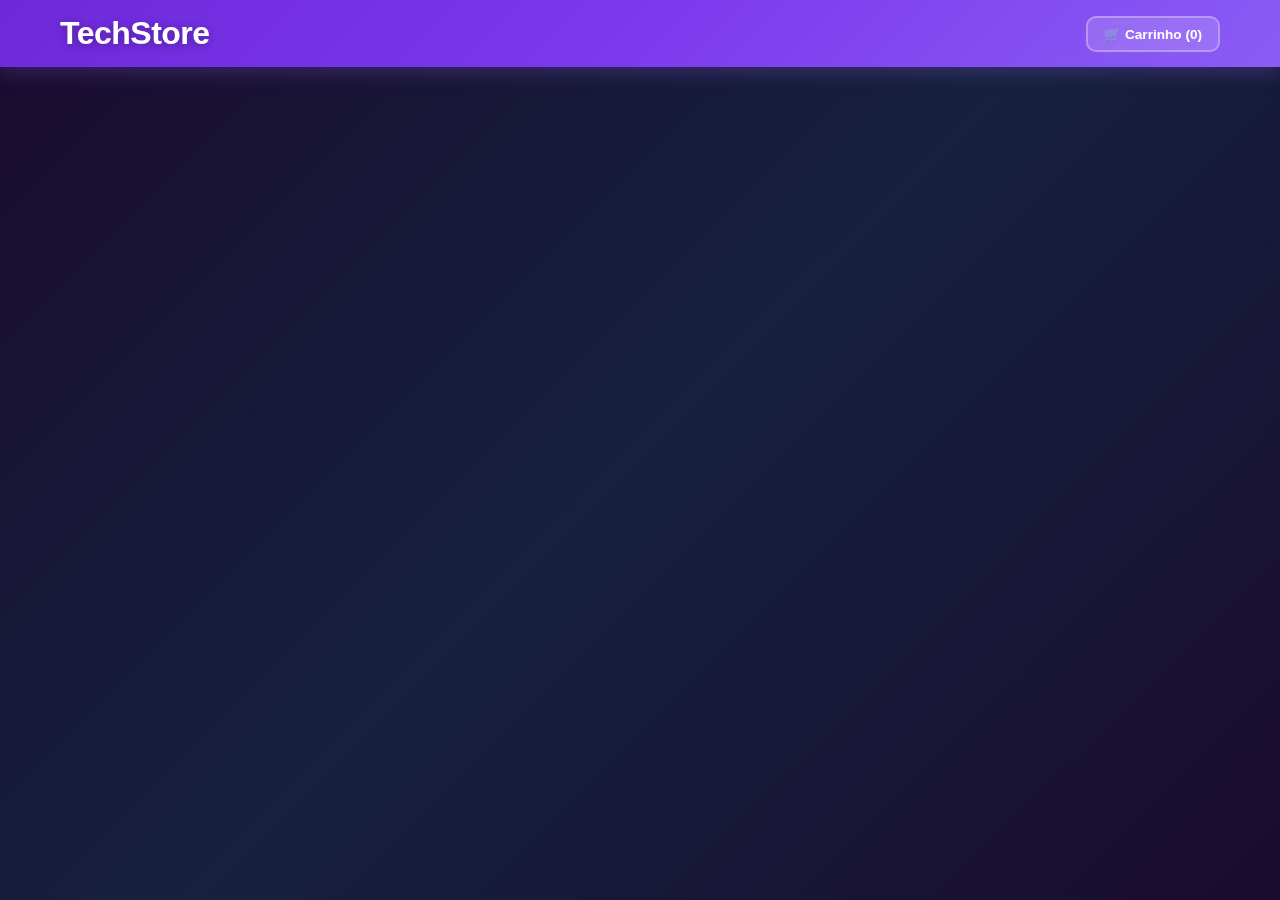
<file: index.html>
<!DOCTYPE html>
<html lang="pt-BR">
<head>
  <meta charset="UTF-8">
  <meta name="viewport" content="width=device-width, initial-scale=1.0">
  <title>TechStore - Eletrônicos</title>
  <link rel="stylesheet" href="style.css">
</head>
<body>
  <header>
    <h1>TechStore</h1>
    <button id="carrinho">🛒 Carrinho (0)</button>
  </header>

  <main>
    <section class="produtos" id="lista-produtos"></section>
  </main>

  <script src="script.js"></script>
</body>
</html>
</file>
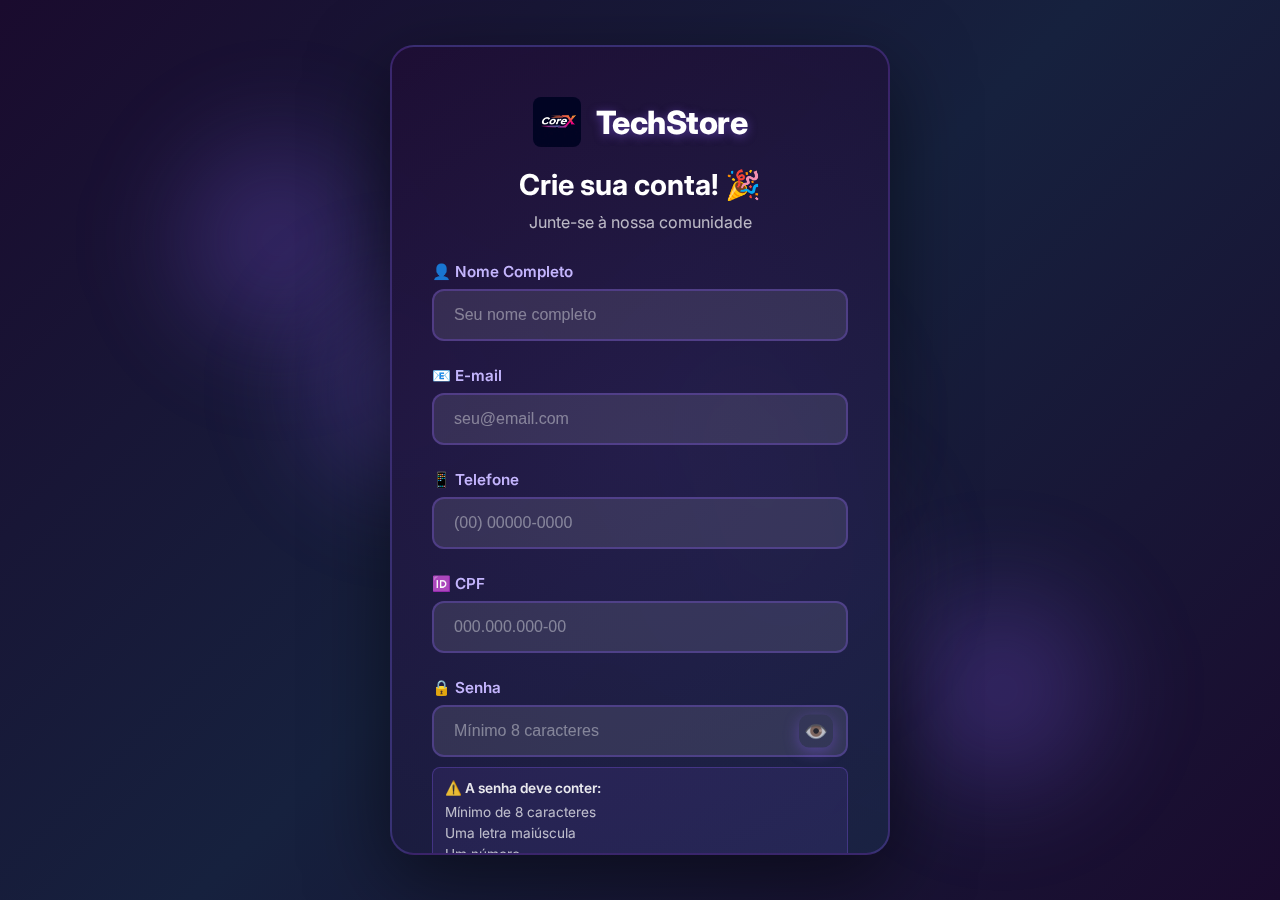
<file: cadastro.html>
<!DOCTYPE html>
<html lang="pt-BR">
<head>
  <meta charset="UTF-8">
  <meta name="viewport" content="width=device-width, initial-scale=1.0">
  <title>Cadastro - TechStore</title>
  <link rel="stylesheet" href="style.css">
  <link rel="stylesheet" href="login.css">
  <link rel="preconnect" href="https://fonts.googleapis.com">
  <link rel="preconnect" href="https://fonts.gstatic.com" crossorigin>
  <link href="https://fonts.googleapis.com/css2?family=Inter:wght@400;600;700;800&display=swap" rel="stylesheet">
</head>
<body class="login-page">
  <div class="login-background">
    <div class="particula-bg"></div>
    <div class="particula-bg"></div>
    <div class="particula-bg"></div>
    <div class="particula-bg"></div>
    <div class="particula-bg"></div>
  </div>

  <div class="login-container">
    <div class="login-card cadastro-card">
      <div class="login-header">
        <div class="logo-login">
          <img src="img/WhatsApp Image 2025-10-24 at 20.23.51.jpeg" alt="Logo TechStore" class="logo-img">
          <h1>TechStore</h1>
        </div>
        <h2>Crie sua conta! 🎉</h2>
        <p>Junte-se à nossa comunidade</p>
      </div>

      <div class="login-body">
        <form class="login-form" id="cadastro-form">
        <div class="form-group-login">
          <label for="nome-completo">👤 Nome Completo</label>
          <input type="text" id="nome-completo" name="nome-completo" class="input-login" placeholder="Seu nome completo" required autocomplete="name">
          <span class="input-focus-line"></span>
        </div>

        <div class="form-group-login">
          <label for="email-cadastro">📧 E-mail</label>
          <input type="email" id="email-cadastro" name="email" class="input-login" placeholder="seu@email.com" required autocomplete="email">
          <span class="input-focus-line"></span>
        </div>

        <div class="form-group-login">
          <label for="telefone">📱 Telefone</label>
          <input type="tel" id="telefone" name="telefone" class="input-login" placeholder="(00) 00000-0000" required autocomplete="tel">
          <span class="input-focus-line"></span>
        </div>

        <div class="form-group-login">
          <label for="cpf">🆔 CPF</label>
          <input type="text" id="cpf" name="cpf" class="input-login" placeholder="000.000.000-00" required>
          <span class="input-focus-line"></span>
        </div>

        <div class="form-group-login">
          <label for="senha-cadastro">🔒 Senha</label>
          <div class="password-container">
            <input type="password" id="senha-cadastro" name="senha" class="input-login" placeholder="Mínimo 8 caracteres" required autocomplete="new-password">
            <button type="button" class="btn-toggle-password" id="toggle-password-cadastro">👁️</button>
            <span class="input-focus-line"></span>
          </div>
          <div class="senha-requisitos">
            <p>⚠️ A senha deve conter:</p>
            <ul>
              <li id="req-minimo">Mínimo de 8 caracteres</li>
              <li id="req-maiuscula">Uma letra maiúscula</li>
              <li id="req-numero">Um número</li>
            </ul>
          </div>
        </div>

        <div class="form-group-login">
          <label for="confirmar-senha">🔒 Confirmar Senha</label>
          <div class="password-container">
            <input type="password" id="confirmar-senha" name="confirmar-senha" class="input-login" placeholder="Digite a senha novamente" required autocomplete="new-password">
            <button type="button" class="btn-toggle-password" id="toggle-confirmar-senha">👁️</button>
            <span class="input-focus-line"></span>
          </div>
        </div>

        <div class="login-options">
          <label class="remember-me">
            <input type="checkbox" id="aceitar-termos" name="aceitar-termos" required>
            <span>Li e aceito os <a href="#termos" class="link-termos">termos de uso</a> e <a href="#privacidade" class="link-termos">política de privacidade</a></span>
          </label>
        </div>

        <button type="submit" class="btn-login" id="btn-cadastro">
          <span class="btn-text">Criar Conta</span>
          <span class="btn-loader"></span>
        </button>

        <div class="login-divider">
          <span>ou</span>
        </div>

        <button type="button" class="btn-google-login">
          <svg width="20" height="20" viewBox="0 0 24 24">
            <path fill="#4285F4" d="M22.56 12.25c0-.78-.07-1.53-.2-2.25H12v4.26h5.92c-.26 1.37-1.04 2.53-2.21 3.31v2.77h3.57c2.08-1.92 3.28-4.74 3.28-8.09z"/>
            <path fill="#34A853" d="M12 23c2.97 0 5.46-.98 7.28-2.66l-3.57-2.77c-.98.66-2.23 1.06-3.71 1.06-2.86 0-5.29-1.93-6.16-4.53H2.18v2.84C3.99 20.53 7.7 23 12 23z"/>
            <path fill="#FBBC05" d="M5.84 14.09c-.22-.66-.35-1.36-.35-2.09s.13-1.43.35-2.09V7.07H2.18C1.43 8.55 1 10.22 1 12s.43 3.45 1.18 4.93l2.85-2.22.81-.62z"/>
            <path fill="#EA4335" d="M12 5.38c1.62 0 3.06.56 4.21 1.64l3.15-3.15C17.45 2.09 14.97 1 12 1 7.7 1 3.99 3.47 2.18 7.07l3.66 2.84c.87-2.6 3.3-4.53 6.16-4.53z"/>
          </svg>
          Cadastrar com Google
        </button>
        </form>

        <div class="login-footer">
          <p>Já tem uma conta? <a href="login.html" class="link-cadastro">Fazer login</a></p>
        </div>

        <a href="index.html" class="link-voltar">← Voltar para a loja</a>
      </div>
    </div>
  </div>

  <script src="cadastro.js"></script>
</body>
</html>
</file>
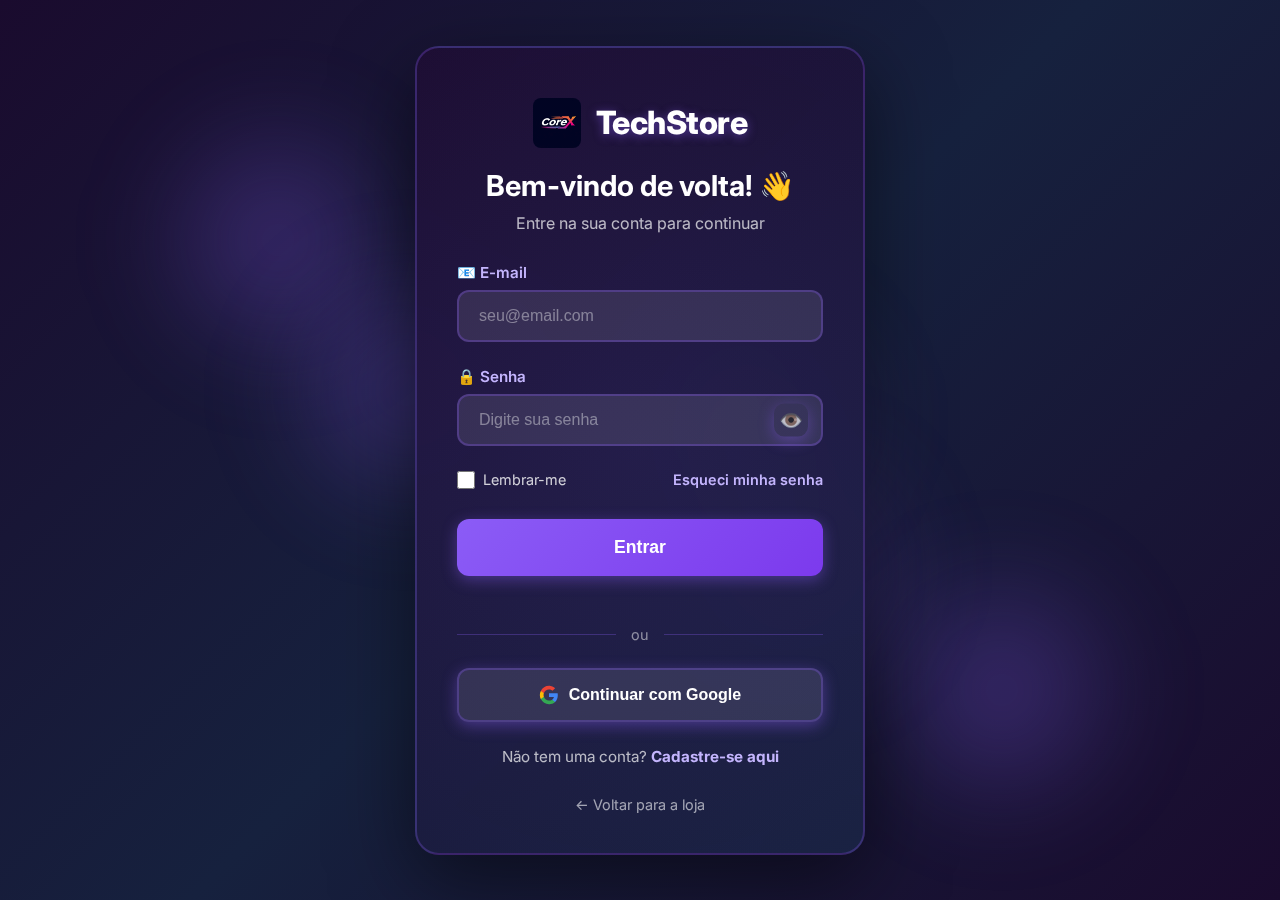
<file: login.html>
<!DOCTYPE html>
<html lang="pt-BR">
<head>
  <meta charset="UTF-8">
  <meta name="viewport" content="width=device-width, initial-scale=1.0">
  <title>Login - TechStore</title>
  <link rel="stylesheet" href="style.css">
  <link rel="stylesheet" href="login.css">
  <link rel="preconnect" href="https://fonts.googleapis.com">
  <link rel="preconnect" href="https://fonts.gstatic.com" crossorigin>
  <link href="https://fonts.googleapis.com/css2?family=Inter:wght@400;600;700;800&display=swap" rel="stylesheet">
</head>
<body class="login-page">
  <div class="login-background">
    <div class="particula-bg"></div>
    <div class="particula-bg"></div>
    <div class="particula-bg"></div>
    <div class="particula-bg"></div>
    <div class="particula-bg"></div>
  </div>

  <div class="login-container">
    <div class="login-card">
      <div class="login-header">
        <div class="logo-login">
          <img src="img/WhatsApp Image 2025-10-24 at 20.23.51.jpeg" alt="Logo TechStore" class="logo-img">
          <h1>TechStore</h1>
        </div>
        <h2>Bem-vindo de volta! 👋</h2>
        <p>Entre na sua conta para continuar</p>
      </div>

      <div class="login-body">
        <form class="login-form" id="login-form">
        <div class="form-group-login">
          <label for="email">📧 E-mail</label>
          <input type="email" id="email" name="email" class="input-login" placeholder="seu@email.com" required autocomplete="email">
          <span class="input-focus-line"></span>
        </div>

        <div class="form-group-login">
          <label for="senha">🔒 Senha</label>
          <div class="password-container">
            <input type="password" id="senha" name="senha" class="input-login" placeholder="Digite sua senha" required autocomplete="current-password">
            <button type="button" class="btn-toggle-password" id="toggle-password">👁️</button>
            <span class="input-focus-line"></span>
          </div>
        </div>

        <div class="login-options">
          <label class="remember-me">
            <input type="checkbox" id="lembrar" name="lembrar">
            <span>Lembrar-me</span>
          </label>
          <a href="#esqueci-senha" class="forgot-password">Esqueci minha senha</a>
        </div>

        <button type="submit" class="btn-login" id="btn-login">
          <span class="btn-text">Entrar</span>
          <span class="btn-loader"></span>
        </button>

        <div class="login-divider">
          <span>ou</span>
        </div>

        <button type="button" class="btn-google-login">
          <svg width="20" height="20" viewBox="0 0 24 24">
            <path fill="#4285F4" d="M22.56 12.25c0-.78-.07-1.53-.2-2.25H12v4.26h5.92c-.26 1.37-1.04 2.53-2.21 3.31v2.77h3.57c2.08-1.92 3.28-4.74 3.28-8.09z"/>
            <path fill="#34A853" d="M12 23c2.97 0 5.46-.98 7.28-2.66l-3.57-2.77c-.98.66-2.23 1.06-3.71 1.06-2.86 0-5.29-1.93-6.16-4.53H2.18v2.84C3.99 20.53 7.7 23 12 23z"/>
            <path fill="#FBBC05" d="M5.84 14.09c-.22-.66-.35-1.36-.35-2.09s.13-1.43.35-2.09V7.07H2.18C1.43 8.55 1 10.22 1 12s.43 3.45 1.18 4.93l2.85-2.22.81-.62z"/>
            <path fill="#EA4335" d="M12 5.38c1.62 0 3.06.56 4.21 1.64l3.15-3.15C17.45 2.09 14.97 1 12 1 7.7 1 3.99 3.47 2.18 7.07l3.66 2.84c.87-2.6 3.3-4.53 6.16-4.53z"/>
          </svg>
          Continuar com Google
        </button>
        </form>

        <div class="login-footer">
          <p>Não tem uma conta? <a href="cadastro.html" class="link-cadastro">Cadastre-se aqui</a></p>
        </div>

        <a href="index.html" class="link-voltar">← Voltar para a loja</a>
      </div>
    </div>
  </div>

  <script src="login.js"></script>
</body>
</html>
</file>
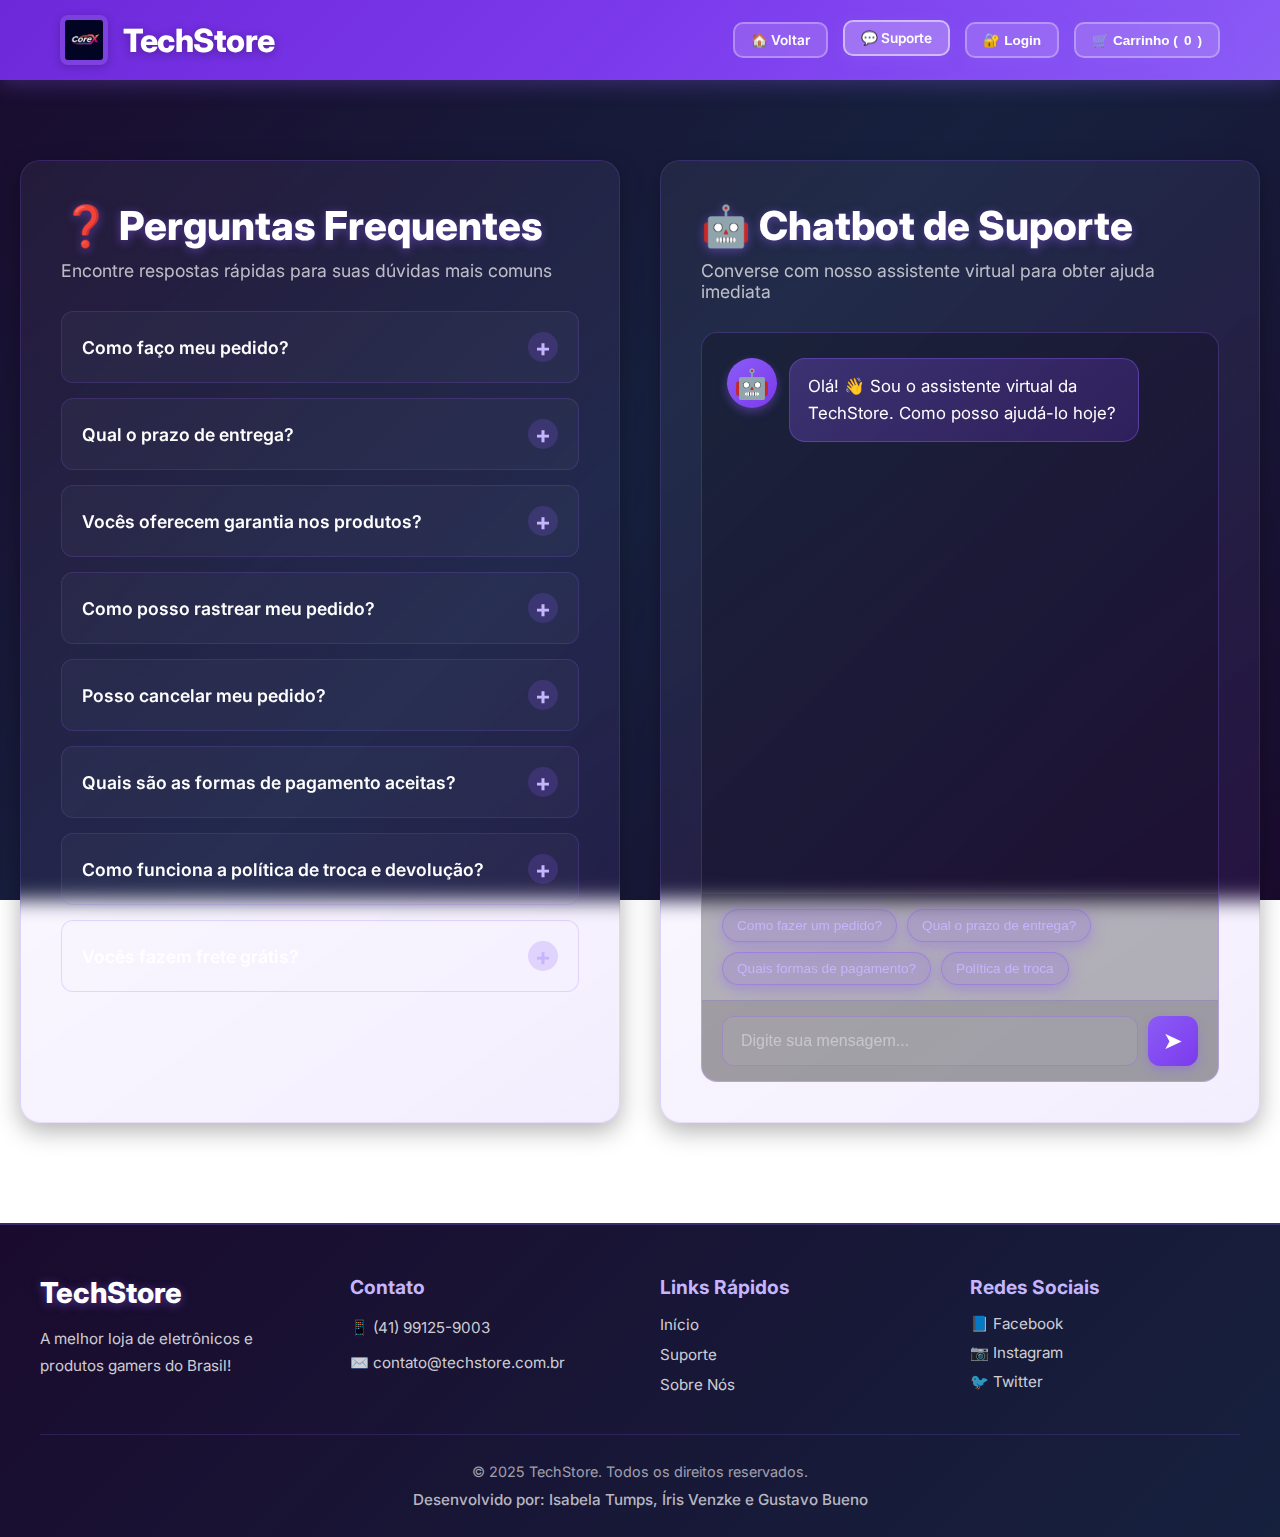
<file: suporte.html>
<!DOCTYPE html>
<html lang="pt-BR">
<head>
  <meta charset="UTF-8">
  <meta name="viewport" content="width=device-width, initial-scale=1.0">
  <title>Suporte - TechStore</title>
  <link rel="stylesheet" href="style.css">
  <link rel="stylesheet" href="suporte.css">
  <link rel="preconnect" href="https://fonts.googleapis.com">
  <link rel="preconnect" href="https://fonts.gstatic.com" crossorigin>
  <link href="https://fonts.googleapis.com/css2?family=Inter:wght@400;600;700;800&display=swap" rel="stylesheet">
</head>
<body>
  <header>
    <div class="logo-container">
      <a href="index.html" style="display: flex; align-items: center; gap: 15px; text-decoration: none; color: inherit;">
        <img src="img/WhatsApp Image 2025-10-24 at 20.23.51.jpeg" alt="Logo TechStore" class="logo">
        <h1>TechStore</h1>
      </a>
    </div>
    <div class="header-buttons">
      <a href="index.html" class="btn-voltar-header">🏠 Voltar</a>
      <a href="suporte.html" class="btn-suporte-header active">💬 Suporte</a>
      <button id="btn-login-header" class="btn-login-header">🔐 Login</button>
      <button id="carrinho">🛒 Carrinho (<span id="contador-carrinho">0</span>)</button>
    </div>
  </header>

  <main class="suporte-main">
    <div class="suporte-container">
      <!-- Seção de Perguntas Frequentes -->
      <section class="faq-section">
        <h2 class="suporte-titulo">❓ Perguntas Frequentes</h2>
        <p class="suporte-subtitulo">Encontre respostas rápidas para suas dúvidas mais comuns</p>
        
        <div class="faq-container">
          <div class="faq-item">
            <div class="faq-pergunta">
              <h3>Como faço meu pedido?</h3>
              <span class="faq-icon">+</span>
            </div>
            <div class="faq-resposta">
              <p>Para fazer um pedido, basta navegar pelos nossos produtos, adicionar os itens desejados ao carrinho e clicar em "Finalizar Compra". Você será redirecionado para a página de pagamento onde poderá escolher entre PIX, Cartão de Crédito ou Boleto Bancário.</p>
            </div>
          </div>

          <div class="faq-item">
            <div class="faq-pergunta">
              <h3>Qual o prazo de entrega?</h3>
              <span class="faq-icon">+</span>
            </div>
            <div class="faq-resposta">
              <p>O prazo de entrega varia de acordo com a região e o método de pagamento escolhido. Para pagamentos via PIX e Cartão de Crédito, o prazo é de 5 a 10 dias úteis. Para Boleto, o prazo é de 8 a 12 dias úteis após a confirmação do pagamento.</p>
            </div>
          </div>

          <div class="faq-item">
            <div class="faq-pergunta">
              <h3>Vocês oferecem garantia nos produtos?</h3>
              <span class="faq-icon">+</span>
            </div>
            <div class="faq-resposta">
              <p>Sim! Todos os nossos produtos possuem garantia de fábrica, que varia de acordo com o produto. Geralmente, produtos eletrônicos têm garantia de 12 meses. Consulte a página do produto para mais detalhes sobre a garantia específica.</p>
            </div>
          </div>

          <div class="faq-item">
            <div class="faq-pergunta">
              <h3>Como posso rastrear meu pedido?</h3>
              <span class="faq-icon">+</span>
            </div>
            <div class="faq-resposta">
              <p>Após a confirmação do pagamento e envio do pedido, você receberá um e-mail com o código de rastreamento. Você também pode acompanhar o status do seu pedido através do link de rastreamento que será enviado.</p>
            </div>
          </div>

          <div class="faq-item">
            <div class="faq-pergunta">
              <h3>Posso cancelar meu pedido?</h3>
              <span class="faq-icon">+</span>
            </div>
            <div class="faq-resposta">
              <p>Sim, você pode cancelar seu pedido antes do envio. Após o envio, será necessário aguardar o recebimento e então solicitar a troca ou devolução. Entre em contato conosco através do chatbot ou pelo e-mail contato@techstore.com.br.</p>
            </div>
          </div>

          <div class="faq-item">
            <div class="faq-pergunta">
              <h3>Quais são as formas de pagamento aceitas?</h3>
              <span class="faq-icon">+</span>
            </div>
            <div class="faq-resposta">
              <p>Aceitamos PIX (com aprovação instantânea), Cartão de Crédito (em até 12x sem juros) e Boleto Bancário (com vencimento em 3 dias). Todos os pagamentos são processados de forma segura através de nosso sistema de pagamento.</p>
            </div>
          </div>

          <div class="faq-item">
            <div class="faq-pergunta">
              <h3>Como funciona a política de troca e devolução?</h3>
              <span class="faq-icon">+</span>
            </div>
            <div class="faq-resposta">
              <p>Você tem até 7 dias após o recebimento para solicitar a troca ou devolução. O produto deve estar em sua embalagem original, sem uso, e com todos os acessórios. Entre em contato conosco para iniciar o processo.</p>
            </div>
          </div>

          <div class="faq-item">
            <div class="faq-pergunta">
              <h3>Vocês fazem frete grátis?</h3>
              <span class="faq-icon">+</span>
            </div>
            <div class="faq-resposta">
              <p>Sim! Oferecemos frete grátis para compras acima de R$ 299,00 em todo o Brasil. Para compras abaixo desse valor, o frete é calculado automaticamente no carrinho de acordo com sua localização.</p>
            </div>
          </div>
        </div>
      </section>

      <!-- Seção do Chatbot -->
      <section class="chatbot-section">
        <h2 class="suporte-titulo">🤖 Chatbot de Suporte</h2>
        <p class="suporte-subtitulo">Converse com nosso assistente virtual para obter ajuda imediata</p>
        
        <div class="chatbot-container">
          <div class="chatbot-messages" id="chatbot-messages">
            <div class="message bot-message">
              <div class="message-avatar">🤖</div>
              <div class="message-content">
                <p>Olá! 👋 Sou o assistente virtual da TechStore. Como posso ajudá-lo hoje?</p>
              </div>
            </div>
          </div>
          
          <div class="chatbot-suggestions" id="chatbot-suggestions">
            <button class="suggestion-btn" data-query="Como fazer um pedido?">Como fazer um pedido?</button>
            <button class="suggestion-btn" data-query="Prazo de entrega">Qual o prazo de entrega?</button>
            <button class="suggestion-btn" data-query="Formas de pagamento">Quais formas de pagamento?</button>
            <button class="suggestion-btn" data-query="Troca e devolução">Política de troca</button>
          </div>
          
          <div class="chatbot-input-container">
            <input 
              type="text" 
              id="chatbot-input" 
              class="chatbot-input" 
              placeholder="Digite sua mensagem..."
              autocomplete="off"
            >
            <button id="chatbot-send" class="chatbot-send-btn">➤</button>
          </div>
        </div>
      </section>
    </div>
  </main>

  <footer class="footer">
    <div class="footer-content">
      <div class="footer-section">
        <h3>TechStore</h3>
        <p>A melhor loja de eletrônicos e produtos gamers do Brasil!</p>
      </div>
      <div class="footer-section">
        <h4>Contato</h4>
        <p>📱 (41) 99125-9003</p>
        <p>✉️ contato@techstore.com.br</p>
      </div>
      <div class="footer-section">
        <h4>Links Rápidos</h4>
        <ul>
          <li><a href="index.html">Início</a></li>
          <li><a href="suporte.html">Suporte</a></li>
          <li><a href="#sobre">Sobre Nós</a></li>
        </ul>
      </div>
      <div class="footer-section">
        <h4>Redes Sociais</h4>
        <div class="footer-social">
          <a href="#" class="social-link">📘 Facebook</a>
          <a href="#" class="social-link">📷 Instagram</a>
          <a href="#" class="social-link">🐦 Twitter</a>
        </div>
      </div>
    </div>
    <div class="footer-bottom">
      <p>&copy; 2025 TechStore. Todos os direitos reservados.</p>
      <p class="footer-dev">Desenvolvido por: Isabela Tumps, Íris Venzke e Gustavo Bueno</p>
    </div>
  </footer>

  <script src="suporte.js"></script>
</body>
</html>
</file>
<file: style.css>
/* ======== ESTILO GERAL ======== */
* {
  margin: 0;
  padding: 0;
  box-sizing: border-box;
}

body {
  font-family: "Inter", "Segoe UI", -apple-system, BlinkMacSystemFont, Arial, sans-serif;
  background: linear-gradient(135deg, #1a0b2e 0%, #16213e 50%, #1a0b2e 100%);
  background-attachment: fixed;
  color: #ffffff;
  margin: 0;
  padding: 0;
  min-height: 100vh;
}

/* ======== CABEÇALHO ======== */
header {
  background: linear-gradient(135deg, #6d28d9 0%, #7c3aed 50%, #8b5cf6 100%);
  color: #ffffff;
  display: flex;
  justify-content: space-between;
  align-items: center;
  padding: 15px 60px;
  box-shadow: 0 4px 20px rgba(139, 92, 246, 0.3);
  position: sticky;
  top: 0;
  z-index: 1000;
  backdrop-filter: blur(10px);
}

.header-buttons {
  display: flex;
  align-items: center;
  gap: 15px;
}

.btn-login-header,
.btn-suporte-header {
  background: rgba(255, 255, 255, 0.15);
  backdrop-filter: blur(10px);
  color: #ffffff;
  border: 2px solid rgba(255, 255, 255, 0.3);
  padding: 8px 16px;
  border-radius: 10px;
  cursor: pointer;
  transition: all 0.3s ease;
  font-weight: 600;
  font-size: 0.85rem;
  display: flex;
  align-items: center;
  gap: 6px;
  text-decoration: none;
}

.btn-login-header:hover,
.btn-suporte-header:hover,
.btn-suporte-header.active {
  background: rgba(255, 255, 255, 0.25);
  border-color: rgba(255, 255, 255, 0.5);
  transform: translateY(-2px);
  box-shadow: 0 4px 15px rgba(139, 92, 246, 0.4);
}

.btn-voltar-header {
  background: rgba(255, 255, 255, 0.15);
  backdrop-filter: blur(10px);
  color: #ffffff;
  border: 2px solid rgba(255, 255, 255, 0.3);
  padding: 8px 16px;
  border-radius: 10px;
  cursor: pointer;
  transition: all 0.3s ease;
  font-weight: 600;
  font-size: 0.85rem;
  display: flex;
  align-items: center;
  gap: 6px;
  text-decoration: none;
}

.btn-voltar-header:hover {
  background: rgba(255, 255, 255, 0.25);
  border-color: rgba(255, 255, 255, 0.5);
  transform: translateY(-2px);
  box-shadow: 0 4px 15px rgba(139, 92, 246, 0.4);
}

.logo-container {
  display: flex;
  align-items: center;
  gap: 15px;
  cursor: pointer;
  transition: transform 0.2s ease;
}

.logo-container:hover {
  transform: scale(1.05);
}

.logo {
  height: 50px;
  width: auto;
  object-fit: contain;
  border-radius: 8px;
  box-shadow: 0 2px 10px rgba(0, 0, 0, 0.2);
  background: rgba(255, 255, 255, 0.1);
  padding: 5px;
  transition: all 0.3s ease;
}

.logo-container:hover .logo {
  box-shadow: 0 4px 15px rgba(255, 255, 255, 0.3);
}

h1 {
  margin: 0;
  font-weight: 800;
  font-size: 2rem;
  letter-spacing: -0.5px;
  text-shadow: 0 2px 10px rgba(0, 0, 0, 0.3);
}

#carrinho {
  background: rgba(255, 255, 255, 0.15);
  backdrop-filter: blur(10px);
  color: #ffffff;
  border: 2px solid rgba(255, 255, 255, 0.3);
  padding: 8px 16px;
  border-radius: 10px;
  cursor: pointer;
  transition: all 0.3s ease;
  font-weight: 600;
  font-size: 0.85rem;
  display: flex;
  align-items: center;
  gap: 6px;
}

#carrinho:hover {
  background: rgba(255, 255, 255, 0.25);
  border-color: rgba(255, 255, 255, 0.5);
  transform: translateY(-2px);
  box-shadow: 0 4px 15px rgba(139, 92, 246, 0.4);
}

/* ======== BOTÕES ======== */
button {
  background: linear-gradient(135deg, #8b5cf6 0%, #7c3aed 100%);
  color: #ffffff;
  border: none;
  padding: 12px 24px;
  border-radius: 10px;
  cursor: pointer;
  transition: all 0.3s ease;
  font-weight: 600;
  font-size: 0.95rem;
  box-shadow: 0 4px 15px rgba(139, 92, 246, 0.4);
  position: relative;
  overflow: hidden;
}

button::before {
  content: "";
  position: absolute;
  top: 50%;
  left: 50%;
  width: 0;
  height: 0;
  border-radius: 50%;
  background: rgba(255, 255, 255, 0.2);
  transform: translate(-50%, -50%);
  transition: width 0.6s, height 0.6s;
}

button:hover::before {
  width: 300px;
  height: 300px;
}

button:hover {
  background: linear-gradient(135deg, #7c3aed 0%, #6d28d9 100%);
  transform: translateY(-2px);
  box-shadow: 0 6px 20px rgba(139, 92, 246, 0.5);
}

button:active {
  transform: translateY(0);
}

/* ======== LAYOUT PRINCIPAL ======== */
main {
  display: flex;
  gap: 30px;
  padding: 40px 20px;
  margin-top: 40px;
  max-width: 1600px;
  margin-left: auto;
  margin-right: auto;
}

/* ======== SIDEBAR DE FILTROS ======== */
.sidebar-filtros {
  width: 280px;
  min-width: 280px;
  background: linear-gradient(145deg, rgba(255, 255, 255, 0.05), rgba(139, 92, 246, 0.1));
  border: 1px solid rgba(139, 92, 246, 0.2);
  border-radius: 16px;
  padding: 25px;
  height: fit-content;
  position: sticky;
  top: 100px;
  backdrop-filter: blur(10px);
  box-shadow: 0 8px 25px rgba(0, 0, 0, 0.3);
  transition: all 0.6s ease;
}

.sidebar-filtros h3 {
  color: #ffffff;
  font-size: 1.5rem;
  margin-bottom: 20px;
  text-align: center;
  font-weight: 700;
  text-shadow: 0 2px 10px rgba(139, 92, 246, 0.5);
}

.filtro-categoria h4 {
  color: #c4b5fd;
  font-size: 1.1rem;
  margin-bottom: 15px;
  font-weight: 600;
  border-bottom: 2px solid rgba(139, 92, 246, 0.3);
  padding-bottom: 10px;
}

.filtro-item {
  display: flex;
  align-items: center;
  gap: 12px;
  padding: 12px;
  margin-bottom: 8px;
  border-radius: 8px;
  cursor: pointer;
  transition: all 0.3s ease;
  color: #ffffff;
  font-weight: 500;
}

.filtro-item:hover {
  background: rgba(139, 92, 246, 0.15);
  transform: translateX(5px);
}

.filtro-checkbox {
  width: 18px;
  height: 18px;
  cursor: pointer;
  accent-color: #8b5cf6;
  flex-shrink: 0;
}

.filtro-item span {
  user-select: none;
  font-size: 1rem;
}

.btn-limpar-filtros {
  width: 100%;
  margin-top: 20px;
  padding: 12px;
  background: linear-gradient(135deg, rgba(139, 92, 246, 0.3), rgba(124, 58, 237, 0.3));
  border: 1px solid rgba(139, 92, 246, 0.4);
  color: #ffffff;
  border-radius: 10px;
  cursor: pointer;
  font-weight: 600;
  transition: all 0.3s ease;
  font-size: 0.9rem;
}

.btn-limpar-filtros:hover {
  background: linear-gradient(135deg, rgba(139, 92, 246, 0.4), rgba(124, 58, 237, 0.4));
  transform: translateY(-2px);
  box-shadow: 0 4px 15px rgba(139, 92, 246, 0.4);
}

/* ======== CONTEÚDO DE PRODUTOS ======== */
.conteudo-produtos {
  flex: 1;
  min-width: 0;
}

/* ======== SEÇÃO DE PRODUTOS ======== */
.produtos {
  display: flex;
  flex-direction: column;
  gap: 50px;
}

.titulo-categoria {
  color: #ffffff;
  font-size: 2rem;
  font-weight: 800;
  margin-bottom: 25px;
  padding-bottom: 15px;
  border-bottom: 3px solid rgba(139, 92, 246, 0.5);
  text-shadow: 0 2px 10px rgba(139, 92, 246, 0.5);
  transition: all 0.6s ease;
}

.categoria-produtos {
  display: grid;
  grid-template-columns: repeat(auto-fill, minmax(280px, 1fr));
  gap: 30px;
  justify-items: center;
}

@media (max-width: 768px) {
  main {
    flex-direction: column;
    padding: 20px 15px;
    gap: 20px;
    margin-top: 30px;
  }
  
  .sidebar-filtros {
    width: 100%;
    position: relative;
    top: 0;
    min-width: auto;
  }
  
  .conteudo-produtos {
    width: 100%;
  }
  
  .categoria-produtos {
    grid-template-columns: repeat(auto-fill, minmax(250px, 1fr));
    gap: 20px;
  }
  
  .titulo-categoria {
    font-size: 1.5rem;
    margin-bottom: 15px;
  }
  
  header {
    padding: 12px 20px;
  }
  
  .logo {
    height: 40px;
  }
  
  h1 {
    font-size: 1.5rem;
  }
  
  .logo-container {
    gap: 10px;
  }
}

/* ======== CARD DE PRODUTO ======== */
.produto {
  background: linear-gradient(145deg, rgba(255, 255, 255, 0.05), rgba(139, 92, 246, 0.1));
  border: 1px solid rgba(139, 92, 246, 0.2);
  border-radius: 16px;
  padding: 20px;
  width: 100%;
  max-width: 300px;
  text-align: center;
  transition: all 0.4s cubic-bezier(0.175, 0.885, 0.32, 1.275);
  box-shadow: 0 8px 25px rgba(0, 0, 0, 0.3);
  position: relative;
  overflow: hidden;
  backdrop-filter: blur(10px);
  animation: fadeInUp 0.6s ease-out forwards;
  opacity: 0;
}

@keyframes fadeInUp {
  from {
    opacity: 0;
    transform: translateY(30px);
  }
  to {
    opacity: 1;
    transform: translateY(0);
  }
}

.produto:nth-child(1) { animation-delay: 0.1s; }
.produto:nth-child(2) { animation-delay: 0.2s; }
.produto:nth-child(3) { animation-delay: 0.3s; }
.produto:nth-child(4) { animation-delay: 0.4s; }
.produto:nth-child(n+5) { animation-delay: 0.5s; }

.produto::before {
  content: "";
  position: absolute;
  top: 0;
  left: -100%;
  width: 100%;
  height: 100%;
  background: linear-gradient(90deg, transparent, rgba(139, 92, 246, 0.2), transparent);
  transition: left 0.6s ease;
}

.produto:hover::before {
  left: 100%;
}

.produto:hover {
  transform: translateY(-8px) scale(1.02);
  box-shadow: 0 15px 40px rgba(139, 92, 246, 0.4);
  border-color: rgba(139, 92, 246, 0.5);
  background: linear-gradient(145deg, rgba(255, 255, 255, 0.08), rgba(139, 92, 246, 0.15));
}

/* ======== IMAGENS ======== */
.produto img {
  border-radius: 12px;
  width: 100%;
  height: 220px;
  object-fit: contain;
  margin-bottom: 15px;
  transition: transform 0.3s ease;
  background: rgba(139, 92, 246, 0.1);
  padding: 15px;
  display: block;
}

.produto:hover img {
  transform: scale(1.05);
}

/* ======== TÍTULO E PREÇO ======== */
.produto h2 {
  color: #ffffff;
  font-size: 1.15rem;
  margin-bottom: 10px;
  font-weight: 600;
  line-height: 1.4;
  min-height: 50px;
  display: flex;
  align-items: center;
  justify-content: center;
}

.produto p {
  color: #c4b5fd;
  font-weight: 700;
  margin-bottom: 15px;
  font-size: 1.5rem;
  text-shadow: 0 2px 10px rgba(139, 92, 246, 0.5);
}

.produto .add-carrinho {
  width: 100%;
  margin-top: 10px;
}

/* ======== ROLAGEM ======== */
::-webkit-scrollbar {
  width: 12px;
}

::-webkit-scrollbar-track {
  background: rgba(26, 11, 46, 0.5);
}

::-webkit-scrollbar-thumb {
  background: linear-gradient(180deg, #8b5cf6, #7c3aed);
  border-radius: 10px;
  border: 2px solid rgba(26, 11, 46, 0.5);
}

::-webkit-scrollbar-thumb:hover {
  background: linear-gradient(180deg, #7c3aed, #6d28d9);
}

/* ======== BANNER CARROSSEL FIXO DE PROPAGANDA ======== */
.banner-carrossel-fixo {
  position: relative;
  width: 100%;
  min-height: 200px;
  height: 200px;
  background: linear-gradient(135deg, #6d28d9 0%, #7c3aed 50%, #8b5cf6 100%);
  box-shadow: 0 4px 20px rgba(139, 92, 246, 0.4);
  overflow: hidden;
  z-index: 999;
}

@media (max-width: 768px) {
  .banner-carrossel-fixo {
    height: 160px;
    margin-top: 0;
  }
}

.btn-carrossel {
  position: absolute;
  top: 50%;
  transform: translateY(-50%);
  width: 36px;
  height: 36px;
  background: rgba(255, 255, 255, 0.15);
  border: 1px solid rgba(255, 255, 255, 0.3);
  border-radius: 50%;
  color: #ffffff;
  font-size: 18px;
  font-weight: normal;
  cursor: pointer;
  z-index: 10001;
  display: flex;
  align-items: center;
  justify-content: center;
  transition: all 0.2s ease;
  backdrop-filter: blur(5px);
  pointer-events: auto;
  user-select: none;
  -webkit-user-select: none;
  -moz-user-select: none;
  -ms-user-select: none;
}

.btn-carrossel:hover {
  background: rgba(255, 255, 255, 0.25);
  border-color: rgba(255, 255, 255, 0.4);
  transform: translateY(-50%) scale(1.1);
}

.btn-carrossel:active {
  transform: translateY(-50%) scale(0.95);
  background: rgba(255, 255, 255, 0.2);
}

.btn-anterior {
  left: 10px;
}

.btn-proximo {
  right: 10px;
}

.carrossel-container {
  position: relative;
  width: 100%;
  height: 100%;
  overflow: hidden;
}

.carrossel-slide {
  position: absolute;
  top: 0;
  left: 0;
  width: 100%;
  height: 100%;
  opacity: 0;
  transform: translateX(100%);
  transition: all 0.5s cubic-bezier(0.68, -0.55, 0.265, 1.55);
  display: flex;
  align-items: center;
  justify-content: center;
}

.carrossel-slide.active {
  opacity: 1;
  transform: translateX(0);
  z-index: 1;
}

.carrossel-slide.prev {
  transform: translateX(-100%);
}

.propaganda-content {
  padding: 20px 40px;
  color: #ffffff;
  width: 100%;
  height: 100%;
  min-height: 200px;
  display: flex;
  align-items: center;
  justify-content: center;
  position: relative;
  overflow: hidden;
  gap: 30px;
}

.banner-left {
  flex: 1;
  display: flex;
  flex-direction: column;
  align-items: center;
  justify-content: center;
  z-index: 2;
  max-width: 50%;
  text-align: center;
}

.banner-right {
  flex: 1;
  display: flex;
  align-items: center;
  justify-content: center;
  z-index: 2;
  max-width: 50%;
  min-height: 180px;
  height: 100%;
  position: relative;
}

.banner-decorativo {
  display: flex;
  align-items: center;
  justify-content: center;
  width: 100%;
  min-height: 180px;
  height: 100%;
  position: relative;
  overflow: visible;
}

.icone-gamer {
  font-size: 120px;
  z-index: 2;
  animation: pulse-rotate 3s ease-in-out infinite;
  filter: drop-shadow(0 10px 30px rgba(255, 255, 255, 0.3));
  text-shadow: 0 0 30px rgba(255, 255, 255, 0.5);
  line-height: 1;
}

@keyframes pulse-rotate {
  0%, 100% { 
    transform: scale(1) rotate(0deg);
    opacity: 0.9;
  }
  25% { 
    transform: scale(1.1) rotate(5deg);
    opacity: 1;
  }
  50% { 
    transform: scale(1.2) rotate(0deg);
    opacity: 0.95;
  }
  75% { 
    transform: scale(1.1) rotate(-5deg);
    opacity: 1;
  }
}

.particulas {
  position: absolute;
  width: 100%;
  height: 100%;
  top: 0;
  left: 0;
}

.particula {
  position: absolute;
  width: 8px;
  height: 8px;
  background: rgba(255, 255, 255, 0.8);
  border-radius: 50%;
  animation: flutuar 4s ease-in-out infinite;
  box-shadow: 0 0 10px rgba(255, 255, 255, 0.6);
}

.particula:nth-child(1) {
  top: 20%;
  left: 20%;
  animation-delay: 0s;
  animation-duration: 3s;
}

.particula:nth-child(2) {
  top: 40%;
  left: 60%;
  animation-delay: 0.5s;
  animation-duration: 4s;
}

.particula:nth-child(3) {
  top: 60%;
  left: 30%;
  animation-delay: 1s;
  animation-duration: 3.5s;
}

.particula:nth-child(4) {
  top: 30%;
  left: 70%;
  animation-delay: 1.5s;
  animation-duration: 4.5s;
}

.particula:nth-child(5) {
  top: 70%;
  left: 50%;
  animation-delay: 2s;
  animation-duration: 3s;
}

@keyframes flutuar {
  0%, 100% {
    transform: translate(0, 0) scale(1);
    opacity: 0.6;
  }
  25% {
    transform: translate(20px, -30px) scale(1.2);
    opacity: 1;
  }
  50% {
    transform: translate(-15px, -50px) scale(1.1);
    opacity: 0.8;
  }
  75% {
    transform: translate(10px, -20px) scale(1.15);
    opacity: 0.9;
  }
}

@keyframes float {
  0%, 100% { transform: translateY(0px); }
  50% { transform: translateY(-10px); }
}

.propaganda-content::before {
  content: "";
  position: absolute;
  top: -50%;
  left: -50%;
  width: 200%;
  height: 200%;
  background: radial-gradient(circle, rgba(255, 255, 255, 0.1) 0%, transparent 70%);
  animation: rotate 20s linear infinite;
}

@keyframes rotate {
  from { transform: rotate(0deg); }
  to { transform: rotate(360deg); }
}

.propaganda-content h2 {
  font-size: 2.8rem;
  font-weight: 800;
  margin-bottom: 15px;
  text-shadow: 0 4px 20px rgba(0, 0, 0, 0.5);
  z-index: 2;
  line-height: 1.2;
  white-space: nowrap;
}

@keyframes bounce {
  0%, 100% { transform: translateY(0); }
  50% { transform: translateY(-10px); }
}

.propaganda-content p {
  font-size: 1.4rem;
  margin-bottom: 20px;
  font-weight: 600;
  z-index: 2;
  opacity: 0.95;
  line-height: 1.4;
}

.propaganda-content .destaque {
  font-size: 1.8rem;
  font-weight: 700;
  background: rgba(255, 255, 255, 0.25);
  padding: 12px 35px;
  border-radius: 50px;
  backdrop-filter: blur(10px);
  border: 2px solid rgba(255, 255, 255, 0.4);
  box-shadow: 0 8px 25px rgba(0, 0, 0, 0.3);
  z-index: 2;
  animation: pulse 2s ease-in-out infinite;
  cursor: pointer;
  transition: all 0.3s ease;
}

.propaganda-content .destaque:hover {
  background: rgba(255, 255, 255, 0.35);
  transform: scale(1.05);
}

@keyframes pulse {
  0%, 100% { transform: scale(1); }
  50% { transform: scale(1.05); }
}

.propaganda-1 {
  background: linear-gradient(135deg, #8b5cf6 0%, #6d28d9 100%);
}

.propaganda-2 {
  background: linear-gradient(135deg, #7c3aed 0%, #5b21b6 100%);
}

.propaganda-3 {
  background: linear-gradient(135deg, #a78bfa 0%, #7c3aed 100%);
}

.carrossel-indicadores {
  position: absolute;
  bottom: 10px;
  left: 50%;
  transform: translateX(-50%);
  display: flex;
  gap: 10px;
  z-index: 10001;
}

.indicador {
  width: 8px;
  height: 8px;
  border-radius: 50%;
  background: rgba(255, 255, 255, 0.4);
  cursor: pointer;
  transition: all 0.3s ease;
  border: none;
}

.indicador:hover {
  background: rgba(255, 255, 255, 0.7);
  transform: scale(1.2);
}

.indicador.active {
  background: #ffffff;
  width: 24px;
  height: 8px;
  border-radius: 4px;
}

@media (max-width: 768px) {
  .propaganda-content {
    flex-direction: column;
    text-align: center;
    padding: 15px 20px;
    gap: 15px;
  }
  
  .banner-left {
    max-width: 100%;
    align-items: center;
    justify-content: center;
    text-align: center;
  }
  
  .banner-right {
    max-width: 100%;
  }
  
  .banner-decorativo {
    height: 120px;
  }
  
  .icone-gamer {
    font-size: 80px;
  }
  
  .particula {
    width: 6px;
    height: 6px;
  }
  
  .propaganda-content h2 {
    font-size: 1.8rem;
    margin-bottom: 10px;
  }
  
  .propaganda-content p {
    font-size: 1rem;
    margin-bottom: 15px;
  }
  
  .propaganda-content .destaque {
    font-size: 1.2rem;
    padding: 10px 20px;
  }
  
  .btn-carrossel {
    width: 32px;
    height: 32px;
    font-size: 16px;
  }
  
  .btn-anterior {
    left: 8px;
  }
  
  .btn-proximo {
    right: 8px;
  }
  
  .indicador {
    width: 6px;
    height: 6px;
  }
  
  .indicador.active {
    width: 20px;
    height: 6px;
  }
}

/* ======== MODAL DO CARRINHO ======== */
.modal-carrinho {
  display: none;
  position: fixed;
  top: 0;
  left: 0;
  width: 100%;
  height: 100%;
  background: rgba(0, 0, 0, 0.7);
  backdrop-filter: blur(5px);
  z-index: 10000;
  align-items: center;
  justify-content: center;
  animation: fadeIn 0.3s ease;
}

@keyframes fadeIn {
  from {
    opacity: 0;
  }
  to {
    opacity: 1;
  }
}

.modal-carrinho-content {
  background: linear-gradient(145deg, #1a0b2e 0%, #16213e 100%);
  border: 2px solid rgba(139, 92, 246, 0.5);
  border-radius: 20px;
  width: 90%;
  max-width: 800px;
  max-height: 85vh;
  display: flex;
  flex-direction: column;
  box-shadow: 0 20px 60px rgba(0, 0, 0, 0.5);
  animation: slideUp 0.3s ease;
  overflow: hidden;
}

@keyframes slideUp {
  from {
    transform: translateY(50px);
    opacity: 0;
  }
  to {
    transform: translateY(0);
    opacity: 1;
  }
}

.modal-carrinho-header {
  display: flex;
  justify-content: space-between;
  align-items: center;
  padding: 25px 30px;
  border-bottom: 2px solid rgba(139, 92, 246, 0.3);
  background: linear-gradient(135deg, rgba(139, 92, 246, 0.2), rgba(124, 58, 237, 0.2));
}

.modal-carrinho-header h2 {
  color: #ffffff;
  font-size: 1.8rem;
  font-weight: 800;
  margin: 0;
  text-shadow: 0 2px 10px rgba(139, 92, 246, 0.5);
}

.btn-fechar-carrinho {
  background: rgba(255, 255, 255, 0.15);
  border: 2px solid rgba(255, 255, 255, 0.3);
  color: #ffffff;
  width: 40px;
  height: 40px;
  border-radius: 50%;
  font-size: 24px;
  cursor: pointer;
  display: flex;
  align-items: center;
  justify-content: center;
  transition: all 0.3s ease;
  padding: 0;
  line-height: 1;
}

.btn-fechar-carrinho:hover {
  background: rgba(255, 255, 255, 0.25);
  transform: rotate(90deg) scale(1.1);
}

.modal-carrinho-body {
  flex: 1;
  overflow-y: auto;
  padding: 20px 30px;
  max-height: calc(85vh - 200px);
  display: flex;
  flex-direction: column;
  align-items: center;
  justify-content: flex-start;
}

.modal-carrinho-body:has(.carrinho-vazio) {
  justify-content: center;
}

.carrinho-vazio {
  text-align: center;
  padding: 60px 20px;
  color: rgba(255, 255, 255, 0.6);
  display: flex;
  flex-direction: column;
  align-items: center;
  justify-content: center;
  gap: 15px;
}

.carrinho-vazio p {
  font-size: 1.2rem;
  margin: 0;
}

.carrinho-vazio p:first-child {
  font-size: 2rem;
  margin-bottom: 0;
}

.carrinho-item {
  display: flex;
  align-items: center;
  justify-content: space-between;
  gap: 20px;
  padding: 20px;
  margin: 0 auto 15px auto;
  background: linear-gradient(145deg, rgba(255, 255, 255, 0.05), rgba(139, 92, 246, 0.1));
  border: 1px solid rgba(139, 92, 246, 0.2);
  border-radius: 16px;
  transition: all 0.3s ease;
  width: 100%;
  max-width: 700px;
}

.carrinho-item:hover {
  background: linear-gradient(145deg, rgba(255, 255, 255, 0.08), rgba(139, 92, 246, 0.15));
  border-color: rgba(139, 92, 246, 0.4);
  transform: translateX(5px);
}

.carrinho-item img {
  width: 80px;
  height: 80px;
  object-fit: contain;
  border-radius: 12px;
  background: rgba(139, 92, 246, 0.1);
  padding: 8px;
  flex-shrink: 0;
}

.carrinho-item-info {
  flex: 1;
  min-width: 0;
  display: flex;
  flex-direction: column;
  align-items: flex-start;
  justify-content: center;
}

.carrinho-item-info h3 {
  color: #ffffff;
  font-size: 1.1rem;
  font-weight: 600;
  margin-bottom: 8px;
  word-wrap: break-word;
  text-align: left;
}

.carrinho-item-preco {
  color: #c4b5fd;
  font-size: 0.95rem;
  font-weight: 600;
}

.carrinho-item-controles {
  display: flex;
  align-items: center;
  gap: 12px;
  flex-shrink: 0;
}

.btn-quantidade {
  background: rgba(139, 92, 246, 0.3);
  border: 1px solid rgba(139, 92, 246, 0.5);
  color: #ffffff;
  width: 36px;
  height: 36px;
  border-radius: 8px;
  font-size: 1.2rem;
  font-weight: bold;
  cursor: pointer;
  display: flex;
  align-items: center;
  justify-content: center;
  transition: all 0.3s ease;
  padding: 0;
}

.btn-quantidade:hover {
  background: rgba(139, 92, 246, 0.5);
  transform: scale(1.1);
}

.quantidade {
  color: #ffffff;
  font-size: 1.2rem;
  font-weight: 700;
  min-width: 30px;
  text-align: center;
}

.btn-remover {
  background: rgba(239, 68, 68, 0.2);
  border: 1px solid rgba(239, 68, 68, 0.4);
  color: #fca5a5;
  padding: 8px 12px;
  border-radius: 8px;
  cursor: pointer;
  transition: all 0.3s ease;
  font-size: 1rem;
}

.btn-remover:hover {
  background: rgba(239, 68, 68, 0.3);
  transform: scale(1.05);
}

.carrinho-item-subtotal {
  color: #c4b5fd;
  font-size: 1.3rem;
  font-weight: 700;
  min-width: 120px;
  text-align: right;
  flex-shrink: 0;
}

.modal-carrinho-footer {
  padding: 25px 30px;
  border-top: 2px solid rgba(139, 92, 246, 0.3);
  background: linear-gradient(135deg, rgba(139, 92, 246, 0.15), rgba(124, 58, 237, 0.15));
  display: flex;
  justify-content: center;
  align-items: center;
  gap: 20px;
  flex-wrap: wrap;
}

.carrinho-total {
  color: #ffffff;
  font-size: 1.5rem;
  font-weight: 700;
  text-align: center;
  flex: 1;
  display: flex;
  justify-content: center;
  align-items: center;
}

.carrinho-total strong {
  color: #c4b5fd;
  font-size: 2rem;
  text-shadow: 0 2px 10px rgba(139, 92, 246, 0.5);
  margin-left: 10px;
}

.btn-finalizar-compra {
  background: linear-gradient(135deg, #10b981 0%, #059669 100%);
  color: #ffffff;
  padding: 15px 40px;
  font-size: 1.1rem;
  font-weight: 700;
  border-radius: 12px;
  cursor: pointer;
  transition: all 0.3s ease;
  box-shadow: 0 4px 15px rgba(16, 185, 129, 0.4);
  border: none;
  flex-shrink: 0;
}

.btn-finalizar-compra:hover {
  background: linear-gradient(135deg, #059669 0%, #047857 100%);
  transform: translateY(-2px);
  box-shadow: 0 6px 20px rgba(16, 185, 129, 0.5);
}

/* Scrollbar do modal */
.modal-carrinho-body::-webkit-scrollbar {
  width: 8px;
}

.modal-carrinho-body::-webkit-scrollbar-track {
  background: rgba(139, 92, 246, 0.1);
  border-radius: 10px;
}

.modal-carrinho-body::-webkit-scrollbar-thumb {
  background: linear-gradient(180deg, #8b5cf6, #7c3aed);
  border-radius: 10px;
}

.modal-carrinho-body::-webkit-scrollbar-thumb:hover {
  background: linear-gradient(180deg, #7c3aed, #6d28d9);
}

@media (max-width: 768px) {
  .modal-carrinho-content {
    width: 95%;
    max-height: 90vh;
  }

  .modal-carrinho-header {
    padding: 20px;
  }

  .modal-carrinho-header h2 {
    font-size: 1.4rem;
  }

  .modal-carrinho-body {
    padding: 15px 20px;
  }

  .carrinho-item {
    flex-wrap: wrap;
    padding: 15px;
    justify-content: center;
  }

  .carrinho-item img {
    width: 60px;
    height: 60px;
  }

  .carrinho-item-info {
    width: 100%;
    text-align: center;
    align-items: center;
  }

  .carrinho-item-info h3 {
    text-align: center;
    font-size: 1rem;
  }

  .carrinho-item-controles {
    justify-content: center;
  }

  .carrinho-item-subtotal {
    width: 100%;
    text-align: center;
    margin-top: 10px;
    font-size: 1.1rem;
  }

  .modal-carrinho-footer {
    padding: 20px;
    flex-direction: column;
    align-items: center;
    gap: 15px;
  }

  .carrinho-total {
    font-size: 1.2rem;
    width: 100%;
    justify-content: center;
  }

  .carrinho-total strong {
    font-size: 1.6rem;
  }

  .btn-finalizar-compra {
    width: 100%;
    padding: 15px;
  }
}

/* ======== MODAL DE DETALHES DO PRODUTO ======== */
.modal-produto {
  display: none;
  position: fixed;
  top: 0;
  left: 0;
  width: 100%;
  height: 100%;
  background: rgba(0, 0, 0, 0.85);
  backdrop-filter: blur(8px);
  z-index: 10001;
  align-items: center;
  justify-content: center;
  animation: fadeIn 0.3s ease;
  overflow-y: auto;
  padding: 20px;
}

.modal-produto-content {
  background: linear-gradient(145deg, #1a0b2e 0%, #16213e 100%);
  border: 2px solid rgba(139, 92, 246, 0.5);
  border-radius: 20px;
  width: 100%;
  max-width: 1200px;
  max-height: 95vh;
  position: relative;
  box-shadow: 0 25px 80px rgba(0, 0, 0, 0.6);
  animation: slideUp 0.3s ease;
  overflow: hidden;
  display: flex;
  flex-direction: column;
}

.btn-fechar-produto {
  position: absolute;
  top: 20px;
  right: 20px;
  background: rgba(255, 255, 255, 0.15);
  border: 2px solid rgba(255, 255, 255, 0.3);
  color: #ffffff;
  width: 45px;
  height: 45px;
  border-radius: 50%;
  font-size: 28px;
  cursor: pointer;
  display: flex;
  align-items: center;
  justify-content: center;
  transition: all 0.3s ease;
  padding: 0;
  line-height: 1;
  z-index: 10;
  font-weight: 300;
}

.btn-fechar-produto:hover {
  background: rgba(255, 255, 255, 0.25);
  transform: rotate(90deg) scale(1.1);
}

.modal-produto-body {
  padding: 40px;
  overflow-y: auto;
  display: flex;
  flex-direction: column;
  gap: 30px;
}

.produto-detalhes-container {
  display: grid;
  grid-template-columns: 1fr 1fr;
  gap: 40px;
  align-items: start;
}

.produto-detalhes-imagem {
  position: sticky;
  top: 20px;
  background: rgba(139, 92, 246, 0.1);
  border-radius: 16px;
  padding: 20px;
  border: 1px solid rgba(139, 92, 246, 0.2);
}

.produto-detalhes-imagem img {
  width: 100%;
  height: auto;
  border-radius: 12px;
  object-fit: contain;
  max-height: 500px;
}

.produto-detalhes-info {
  display: flex;
  flex-direction: column;
  gap: 25px;
}

.produto-detalhes-titulo {
  color: #ffffff;
  font-size: 2.5rem;
  font-weight: 800;
  margin: 0;
  line-height: 1.2;
  text-shadow: 0 2px 10px rgba(139, 92, 246, 0.5);
}

.produto-detalhes-categoria {
  color: #c4b5fd;
  font-size: 1.1rem;
  font-weight: 600;
  margin-top: -10px;
}

.produto-detalhes-preco {
  color: #c4b5fd;
  font-size: 2.8rem;
  font-weight: 800;
  text-shadow: 0 2px 15px rgba(139, 92, 246, 0.6);
  margin: 10px 0;
}

.produto-detalhes-preco small {
  font-size: 1.2rem;
  opacity: 0.8;
  margin-right: 10px;
}

.produto-detalhes-descricao {
  color: rgba(255, 255, 255, 0.9);
  font-size: 1.1rem;
  line-height: 1.8;
  margin: 20px 0;
}

.produto-detalhes-especificacoes {
  background: rgba(255, 255, 255, 0.05);
  border: 1px solid rgba(139, 92, 246, 0.2);
  border-radius: 16px;
  padding: 25px;
  margin-top: 10px;
}

.produto-detalhes-especificacoes h3 {
  color: #ffffff;
  font-size: 1.5rem;
  font-weight: 700;
  margin-bottom: 20px;
  border-bottom: 2px solid rgba(139, 92, 246, 0.3);
  padding-bottom: 10px;
}

.especificacao-item {
  display: grid;
  grid-template-columns: 200px 1fr;
  gap: 15px;
  padding: 12px 0;
  border-bottom: 1px solid rgba(139, 92, 246, 0.1);
}

.especificacao-item:last-child {
  border-bottom: none;
}

.especificacao-label {
  color: #c4b5fd;
  font-weight: 600;
  font-size: 0.95rem;
}

.especificacao-valor {
  color: rgba(255, 255, 255, 0.9);
  font-size: 0.95rem;
}

.produto-detalhes-acoes {
  display: flex;
  gap: 15px;
  margin-top: 20px;
  flex-wrap: wrap;
}

.btn-adicionar-produto-modal {
  flex: 1;
  min-width: 200px;
  background: linear-gradient(135deg, #8b5cf6 0%, #7c3aed 100%);
  color: #ffffff;
  padding: 18px 40px;
  font-size: 1.2rem;
  font-weight: 700;
  border-radius: 12px;
  cursor: pointer;
  transition: all 0.3s ease;
  box-shadow: 0 4px 15px rgba(139, 92, 246, 0.4);
  border: none;
  display: flex;
  align-items: center;
  justify-content: center;
  gap: 10px;
}

.btn-adicionar-produto-modal:hover {
  background: linear-gradient(135deg, #7c3aed 0%, #6d28d9 100%);
  transform: translateY(-2px);
  box-shadow: 0 6px 20px rgba(139, 92, 246, 0.5);
}

.btn-adicionar-produto-modal:active {
  transform: translateY(0);
}

.btn-adicionar-produto-modal.adicionado {
  background: linear-gradient(135deg, #10b981 0%, #059669 100%);
  box-shadow: 0 4px 15px rgba(16, 185, 129, 0.4);
}

@media (max-width: 968px) {
  .produto-detalhes-container {
    grid-template-columns: 1fr;
    gap: 30px;
  }
  
  .produto-detalhes-imagem {
    position: relative;
    top: 0;
  }
  
  .modal-produto-body {
    padding: 30px 20px;
  }
  
  .produto-detalhes-titulo {
    font-size: 2rem;
  }
  
  .produto-detalhes-preco {
    font-size: 2.2rem;
  }
  
  .especificacao-item {
    grid-template-columns: 1fr;
    gap: 5px;
  }
  
  .produto-detalhes-acoes {
    flex-direction: column;
  }
  
  .btn-adicionar-produto-modal {
    width: 100%;
  }
}

/* Scrollbar do modal de produto */
.modal-produto-body::-webkit-scrollbar {
  width: 10px;
}

.modal-produto-body::-webkit-scrollbar-track {
  background: rgba(139, 92, 246, 0.1);
  border-radius: 10px;
}

.modal-produto-body::-webkit-scrollbar-thumb {
  background: linear-gradient(180deg, #8b5cf6, #7c3aed);
  border-radius: 10px;
}

.modal-produto-body::-webkit-scrollbar-thumb:hover {
  background: linear-gradient(180deg, #7c3aed, #6d28d9);
}

/* ======== FOOTER ======== */
.footer {
  background: linear-gradient(135deg, #1a0b2e 0%, #16213e 100%);
  border-top: 2px solid rgba(139, 92, 246, 0.3);
  padding: 50px 20px 20px;
  margin-top: 60px;
  position: relative;
}

.footer-content {
  max-width: 1200px;
  margin: 0 auto;
  display: grid;
  grid-template-columns: repeat(auto-fit, minmax(250px, 1fr));
  gap: 40px;
  margin-bottom: 30px;
}

.footer-section h3 {
  color: #ffffff;
  font-size: 1.8rem;
  font-weight: 800;
  margin-bottom: 15px;
  text-shadow: 0 2px 10px rgba(139, 92, 246, 0.5);
}

.footer-section h4 {
  color: #c4b5fd;
  font-size: 1.2rem;
  font-weight: 700;
  margin-bottom: 15px;
}

.footer-section p {
  color: rgba(255, 255, 255, 0.8);
  font-size: 0.95rem;
  line-height: 1.8;
  margin: 8px 0;
}

.footer-section ul {
  list-style: none;
  padding: 0;
  margin: 0;
}

.footer-section ul li {
  margin-bottom: 10px;
}

.footer-section ul li a {
  color: rgba(255, 255, 255, 0.8);
  text-decoration: none;
  font-size: 0.95rem;
  transition: all 0.3s ease;
  display: inline-block;
}

.footer-section ul li a:hover {
  color: #c4b5fd;
  transform: translateX(5px);
  text-shadow: 0 2px 10px rgba(139, 92, 246, 0.5);
}

.footer-social {
  display: flex;
  flex-direction: column;
  gap: 10px;
}

.social-link {
  color: rgba(255, 255, 255, 0.8);
  text-decoration: none;
  font-size: 0.95rem;
  transition: all 0.3s ease;
  display: inline-block;
}

.social-link:hover {
  color: #c4b5fd;
  transform: translateX(5px);
}

.footer-bottom {
  border-top: 1px solid rgba(139, 92, 246, 0.2);
  padding-top: 20px;
  text-align: center;
  max-width: 1200px;
  margin: 0 auto;
}

.footer-bottom p {
  color: rgba(255, 255, 255, 0.6);
  font-size: 0.9rem;
  margin: 8px 0;
}

.footer-dev {
  color: rgba(255, 255, 255, 0.7) !important;
  font-size: 0.95rem !important;
  margin-top: 10px !important;
  font-weight: 500;
}

@media (max-width: 768px) {
  .footer {
    padding: 40px 15px 15px;
    margin-top: 40px;
  }
  
  .footer-content {
    grid-template-columns: 1fr;
    gap: 30px;
  }
  
  .footer-section h3 {
    font-size: 1.5rem;
  }
  
  .footer-section h4 {
    font-size: 1.1rem;
  }
}

/* ======== MODAL DE CONFIRMAÇÃO DE COMPRA ======== */
.modal-confirmar-compra {
  display: none;
  position: fixed;
  top: 0;
  left: 0;
  width: 100%;
  height: 100%;
  background: rgba(0, 0, 0, 0.8);
  backdrop-filter: blur(8px);
  z-index: 10003;
  align-items: center;
  justify-content: center;
  animation: fadeIn 0.3s ease;
  padding: 20px;
}

.modal-confirmar-content {
  background: linear-gradient(145deg, #1a0b2e 0%, #16213e 100%);
  border: 2px solid rgba(139, 92, 246, 0.5);
  border-radius: 20px;
  width: 100%;
  max-width: 600px;
  max-height: 90vh;
  box-shadow: 0 25px 80px rgba(0, 0, 0, 0.6);
  animation: slideUp 0.3s ease;
  overflow: hidden;
  display: flex;
  flex-direction: column;
}

.confirmar-header {
  display: flex;
  justify-content: space-between;
  align-items: center;
  padding: 25px 30px;
  border-bottom: 2px solid rgba(139, 92, 246, 0.3);
  background: linear-gradient(135deg, rgba(139, 92, 246, 0.2), rgba(124, 58, 237, 0.2));
  flex-shrink: 0;
}

.confirmar-header h2 {
  color: #ffffff;
  font-size: 1.8rem;
  font-weight: 800;
  margin: 0;
  text-shadow: 0 2px 10px rgba(139, 92, 246, 0.5);
}

.btn-fechar-confirmar {
  background: rgba(255, 255, 255, 0.15);
  border: 2px solid rgba(255, 255, 255, 0.3);
  color: #ffffff;
  width: 40px;
  height: 40px;
  border-radius: 50%;
  font-size: 24px;
  cursor: pointer;
  display: flex;
  align-items: center;
  justify-content: center;
  transition: all 0.3s ease;
  padding: 0;
  line-height: 1;
  font-weight: 300;
}

.btn-fechar-confirmar:hover {
  background: rgba(255, 255, 255, 0.25);
  transform: rotate(90deg) scale(1.1);
}

.confirmar-body {
  padding: 30px;
  flex: 1;
  overflow-y: auto;
  overflow-x: hidden;
  min-height: 0;
}

.confirmar-resumo {
  background: rgba(255, 255, 255, 0.05);
  border: 1px solid rgba(139, 92, 246, 0.2);
  border-radius: 12px;
  padding: 20px;
  margin-bottom: 25px;
  max-height: 300px;
  overflow-y: auto;
}

.confirmar-item {
  display: flex;
  justify-content: space-between;
  align-items: center;
  padding: 12px 0;
  border-bottom: 1px solid rgba(139, 92, 246, 0.1);
}

.confirmar-item:last-child {
  border-bottom: none;
}

.confirmar-item-info {
  flex: 1;
  min-width: 0;
}

.confirmar-item-nome {
  color: #ffffff;
  font-size: 1rem;
  font-weight: 600;
  margin-bottom: 5px;
}

.confirmar-item-detalhes {
  color: rgba(255, 255, 255, 0.7);
  font-size: 0.85rem;
}

.confirmar-item-preco {
  color: #c4b5fd;
  font-size: 1.1rem;
  font-weight: 700;
  margin-left: 15px;
  white-space: nowrap;
}

.confirmar-total {
  display: flex;
  justify-content: space-between;
  align-items: center;
  padding: 20px;
  background: rgba(139, 92, 246, 0.15);
  border: 2px solid rgba(139, 92, 246, 0.3);
  border-radius: 12px;
  margin-bottom: 20px;
}

.confirmar-label {
  color: #ffffff;
  font-size: 1.3rem;
  font-weight: 700;
}

.confirmar-valor {
  color: #10b981;
  font-size: 2rem;
  font-weight: 800;
  text-shadow: 0 2px 10px rgba(16, 185, 129, 0.5);
}

/* Métodos de Pagamento */
.metodos-pagamento {
  margin: 25px 0;
  animation: fadeIn 0.5s ease 0.2s both;
}

.metodos-titulo {
  color: #ffffff;
  font-size: 1.2rem;
  font-weight: 700;
  margin: 0 0 15px 0;
  text-shadow: 0 2px 10px rgba(139, 92, 246, 0.5);
}

.metodos-opcoes {
  display: flex;
  flex-direction: column;
  gap: 12px;
}

.metodo-option {
  display: block;
  cursor: pointer;
  position: relative;
}

.metodo-option input[type="radio"] {
  position: absolute;
  opacity: 0;
  width: 0;
  height: 0;
}

.metodo-content {
  display: flex;
  align-items: center;
  gap: 15px;
  padding: 18px 20px;
  background: rgba(255, 255, 255, 0.05);
  border: 2px solid rgba(139, 92, 246, 0.2);
  border-radius: 12px;
  transition: all 0.3s ease;
  position: relative;
}

.metodo-option:hover .metodo-content {
  background: rgba(139, 92, 246, 0.15);
  border-color: rgba(139, 92, 246, 0.4);
  transform: translateX(5px);
}

.metodo-option input[type="radio"]:checked + .metodo-content {
  background: rgba(139, 92, 246, 0.25);
  border-color: #8b5cf6;
  box-shadow: 0 4px 15px rgba(139, 92, 246, 0.3);
}

.metodo-option input[type="radio"]:checked + .metodo-content .metodo-check {
  opacity: 1;
  transform: scale(1);
}

.metodo-icone {
  font-size: 2rem;
  width: 50px;
  height: 50px;
  display: flex;
  align-items: center;
  justify-content: center;
  background: rgba(139, 92, 246, 0.2);
  border-radius: 10px;
  flex-shrink: 0;
}

.metodo-info {
  flex: 1;
  display: flex;
  flex-direction: column;
  gap: 4px;
}

.metodo-nome {
  color: #ffffff;
  font-size: 1.1rem;
  font-weight: 700;
}

.metodo-desc {
  color: rgba(255, 255, 255, 0.7);
  font-size: 0.85rem;
}

.metodo-check {
  color: #10b981;
  font-size: 1.5rem;
  font-weight: bold;
  opacity: 0;
  transform: scale(0);
  transition: all 0.3s ease;
}

/* Detalhes do Pagamento */
.detalhes-pagamento {
  margin: 20px 0;
  padding: 20px;
  background: rgba(139, 92, 246, 0.1);
  border: 1px solid rgba(139, 92, 246, 0.3);
  border-radius: 12px;
  animation: fadeIn 0.3s ease;
}

.pix-container {
  text-align: center;
}

.pix-qrcode {
  background: #ffffff;
  padding: 20px;
  border-radius: 12px;
  margin: 20px auto;
  display: inline-block;
  box-shadow: 0 4px 15px rgba(0, 0, 0, 0.2);
}

.pix-qrcode img {
  display: block;
  max-width: 250px;
  height: auto;
}

.pix-chave {
  background: rgba(255, 255, 255, 0.1);
  border: 1px solid rgba(139, 92, 246, 0.3);
  border-radius: 8px;
  padding: 15px;
  margin: 20px 0;
}

.pix-chave-label {
  color: rgba(255, 255, 255, 0.8);
  font-size: 0.9rem;
  margin-bottom: 8px;
  display: block;
}

.pix-chave-valor {
  color: #ffffff;
  font-size: 1.2rem;
  font-weight: 700;
  word-break: break-all;
  display: flex;
  align-items: center;
  justify-content: center;
  gap: 10px;
}

.btn-copiar-pix {
  background: rgba(139, 92, 246, 0.3);
  border: 1px solid rgba(139, 92, 246, 0.5);
  color: #ffffff;
  padding: 8px 20px;
  border-radius: 8px;
  cursor: pointer;
  font-size: 0.9rem;
  transition: all 0.3s ease;
  margin-top: 10px;
}

.btn-copiar-pix:hover {
  background: rgba(139, 92, 246, 0.5);
  transform: translateY(-2px);
}

.form-pagamento {
  display: flex;
  flex-direction: column;
  gap: 15px;
}

.form-group {
  display: flex;
  flex-direction: column;
  gap: 8px;
}

.form-label {
  color: #ffffff;
  font-size: 0.95rem;
  font-weight: 600;
}

.form-input {
  background: rgba(255, 255, 255, 0.1);
  border: 1px solid rgba(139, 92, 246, 0.3);
  border-radius: 8px;
  padding: 12px 15px;
  color: #ffffff;
  font-size: 1rem;
  transition: all 0.3s ease;
}

.form-input:focus {
  outline: none;
  border-color: #8b5cf6;
  background: rgba(255, 255, 255, 0.15);
  box-shadow: 0 0 10px rgba(139, 92, 246, 0.3);
}

.form-input::placeholder {
  color: rgba(255, 255, 255, 0.5);
}

.form-row {
  display: grid;
  grid-template-columns: 1fr 1fr;
  gap: 15px;
}

.form-row-full {
  grid-column: 1 / -1;
}

.confirmar-mensagem {
  color: rgba(255, 255, 255, 0.9);
  font-size: 1.1rem;
  text-align: center;
  margin: 20px 0 0 0;
  font-weight: 500;
}

.confirmar-footer {
  display: flex;
  gap: 15px;
  padding: 25px 30px;
  border-top: 2px solid rgba(139, 92, 246, 0.3);
  background: linear-gradient(135deg, rgba(139, 92, 246, 0.15), rgba(124, 58, 237, 0.15));
  flex-shrink: 0;
}

.btn-cancelar-compra,
.btn-confirmar-compra {
  flex: 1;
  padding: 16px 30px;
  font-size: 1.1rem;
  font-weight: 700;
  border-radius: 12px;
  cursor: pointer;
  transition: all 0.3s ease;
  border: none;
}

.btn-cancelar-compra {
  background: rgba(255, 255, 255, 0.1);
  border: 2px solid rgba(255, 255, 255, 0.3);
  color: #ffffff;
}

.btn-cancelar-compra:hover {
  background: rgba(255, 255, 255, 0.2);
  transform: translateY(-2px);
  box-shadow: 0 4px 15px rgba(255, 255, 255, 0.2);
}

.btn-confirmar-compra {
  background: linear-gradient(135deg, #10b981 0%, #059669 100%);
  color: #ffffff;
  box-shadow: 0 4px 15px rgba(16, 185, 129, 0.4);
}

.btn-confirmar-compra:hover {
  background: linear-gradient(135deg, #059669 0%, #047857 100%);
  transform: translateY(-2px);
  box-shadow: 0 6px 20px rgba(16, 185, 129, 0.5);
}

.btn-confirmar-compra:active,
.btn-cancelar-compra:active {
  transform: translateY(0);
}

/* Scrollbar do resumo */
.confirmar-resumo::-webkit-scrollbar {
  width: 8px;
}

.confirmar-resumo::-webkit-scrollbar-track {
  background: rgba(139, 92, 246, 0.1);
  border-radius: 10px;
}

.confirmar-resumo::-webkit-scrollbar-thumb {
  background: linear-gradient(180deg, #8b5cf6, #7c3aed);
  border-radius: 10px;
}

.confirmar-resumo::-webkit-scrollbar-thumb:hover {
  background: linear-gradient(180deg, #7c3aed, #6d28d9);
}

/* Scrollbar estilizada do body do modal de confirmação */
.confirmar-body::-webkit-scrollbar {
  width: 12px;
}

.confirmar-body::-webkit-scrollbar-track {
  background: rgba(139, 92, 246, 0.1);
  border-radius: 10px;
  margin: 10px 0;
}

.confirmar-body::-webkit-scrollbar-thumb {
  background: linear-gradient(180deg, #8b5cf6, #7c3aed);
  border-radius: 10px;
  border: 2px solid rgba(26, 11, 46, 0.5);
}

.confirmar-body::-webkit-scrollbar-thumb:hover {
  background: linear-gradient(180deg, #7c3aed, #6d28d9);
  box-shadow: 0 0 10px rgba(139, 92, 246, 0.5);
}

.confirmar-body::-webkit-scrollbar-thumb:active {
  background: linear-gradient(180deg, #6d28d9, #5b21b6);
}

@media (max-width: 768px) {
  .modal-confirmar-content {
    max-width: 95%;
    max-height: 95vh;
  }
  
  .confirmar-header {
    padding: 20px;
    flex-shrink: 0;
  }
  
  .confirmar-header h2 {
    font-size: 1.4rem;
  }
  
  .confirmar-body {
    padding: 20px;
  }
  
  .confirmar-valor {
    font-size: 1.6rem;
  }
  
  .confirmar-footer {
    flex-direction: column;
    padding: 20px;
    flex-shrink: 0;
  }
  
  .btn-cancelar-compra,
  .btn-confirmar-compra {
    width: 100%;
  }
  
  .form-row {
    grid-template-columns: 1fr;
  }
  
  .pix-qrcode img {
    max-width: 200px;
  }
  
  .pix-chave-valor {
    flex-direction: column;
    gap: 10px;
  }
}

/* ======== MODAL DE COMPRA FINALIZADA ======== */
.modal-compra-finalizada {
  display: none;
  position: fixed;
  top: 0;
  left: 0;
  width: 100%;
  height: 100%;
  background: rgba(0, 0, 0, 0.9);
  backdrop-filter: blur(10px);
  z-index: 10002;
  align-items: center;
  justify-content: center;
  animation: fadeIn 0.4s ease;
}

.compra-animacao-container {
  position: relative;
  width: 100%;
  height: 100%;
  display: flex;
  align-items: center;
  justify-content: center;
  overflow: hidden;
}

#confetti-canvas {
  position: absolute;
  top: 0;
  left: 0;
  width: 100%;
  height: 100%;
  pointer-events: none;
  z-index: 1;
}

.compra-sucesso-content {
  position: relative;
  z-index: 2;
  background: linear-gradient(145deg, #1a0b2e 0%, #16213e 100%);
  border: 3px solid rgba(139, 92, 246, 0.5);
  border-radius: 24px;
  padding: 50px 60px;
  text-align: center;
  max-width: 500px;
  width: 90%;
  box-shadow: 0 25px 80px rgba(139, 92, 246, 0.5);
  animation: scaleIn 0.5s cubic-bezier(0.68, -0.55, 0.265, 1.55);
  backdrop-filter: blur(10px);
}

@keyframes scaleIn {
  0% {
    transform: scale(0) rotate(-180deg);
    opacity: 0;
  }
  50% {
    transform: scale(1.1) rotate(10deg);
  }
  100% {
    transform: scale(1) rotate(0deg);
    opacity: 1;
  }
}

.check-animado {
  margin: 0 auto 30px;
  width: 120px;
  height: 120px;
  animation: bounceIn 0.8s cubic-bezier(0.68, -0.55, 0.265, 1.55);
}

@keyframes bounceIn {
  0% {
    transform: scale(0) rotate(-360deg);
    opacity: 0;
  }
  50% {
    transform: scale(1.2) rotate(180deg);
  }
  100% {
    transform: scale(1) rotate(0deg);
    opacity: 1;
  }
}

.checkmark {
  width: 100%;
  height: 100%;
  border-radius: 50%;
  display: block;
  stroke-width: 3;
  stroke: #10b981;
  stroke-miterlimit: 10;
  box-shadow: inset 0px 0px 0px #10b981;
  animation: fill 0.4s ease-in-out 0.4s forwards, scale 0.3s ease-in-out 0.9s both;
}

.checkmark-circle {
  stroke-dasharray: 166;
  stroke-dashoffset: 166;
  stroke-width: 3;
  stroke-miterlimit: 10;
  stroke: #10b981;
  fill: none;
  animation: stroke 0.6s cubic-bezier(0.65, 0, 0.45, 1) forwards;
}

.checkmark-check {
  transform-origin: 50% 50%;
  stroke-dasharray: 48;
  stroke-dashoffset: 48;
  stroke: #ffffff;
  animation: stroke 0.3s cubic-bezier(0.65, 0, 0.45, 1) 0.8s forwards;
}

@keyframes stroke {
  100% {
    stroke-dashoffset: 0;
  }
}

@keyframes scale {
  0%, 100% {
    transform: none;
  }
  50% {
    transform: scale3d(1.1, 1.1, 1);
  }
}

@keyframes fill {
  100% {
    box-shadow: inset 0px 0px 0px 60px #10b981;
  }
}

.compra-titulo {
  color: #ffffff;
  font-size: 2.5rem;
  font-weight: 800;
  margin: 0 0 15px 0;
  text-shadow: 0 2px 10px rgba(139, 92, 246, 0.5);
  animation: slideDown 0.6s ease 0.3s both;
}

@keyframes slideDown {
  from {
    opacity: 0;
    transform: translateY(-30px);
  }
  to {
    opacity: 1;
    transform: translateY(0);
  }
}

.compra-mensagem {
  color: rgba(255, 255, 255, 0.9);
  font-size: 1.3rem;
  margin: 0 0 25px 0;
  font-weight: 600;
  animation: slideUp 0.6s ease 0.5s both;
}

@keyframes slideUp {
  from {
    opacity: 0;
    transform: translateY(30px);
  }
  to {
    opacity: 1;
    transform: translateY(0);
  }
}

.compra-detalhes {
  background: rgba(139, 92, 246, 0.15);
  border: 1px solid rgba(139, 92, 246, 0.3);
  border-radius: 12px;
  padding: 20px;
  margin: 25px 0;
  animation: fadeIn 0.6s ease 0.7s both;
}

.compra-detalhes p {
  color: rgba(255, 255, 255, 0.9);
  margin: 8px 0;
  font-size: 1rem;
}

.compra-detalhes strong {
  color: #c4b5fd;
  font-weight: 700;
}

.btn-fechar-compra {
  background: linear-gradient(135deg, #10b981 0%, #059669 100%);
  color: #ffffff;
  border: none;
  padding: 18px 50px;
  font-size: 1.2rem;
  font-weight: 700;
  border-radius: 12px;
  cursor: pointer;
  transition: all 0.3s ease;
  box-shadow: 0 4px 15px rgba(16, 185, 129, 0.4);
  animation: fadeIn 0.6s ease 0.9s both;
  margin-top: 20px;
}

.btn-fechar-compra:hover {
  background: linear-gradient(135deg, #059669 0%, #047857 100%);
  transform: translateY(-2px) scale(1.05);
  box-shadow: 0 6px 20px rgba(16, 185, 129, 0.6);
}

.btn-fechar-compra:active {
  transform: translateY(0) scale(1);
}

/* Partículas de confete */
.particula-confete {
  position: absolute;
  width: 10px;
  height: 10px;
  background: #8b5cf6;
  animation: confeteFall linear forwards;
  border-radius: 50%;
}

@keyframes confeteFall {
  0% {
    transform: translateY(-100vh) rotate(0deg);
    opacity: 1;
  }
  100% {
    transform: translateY(100vh) rotate(720deg);
    opacity: 0;
  }
}

@media (max-width: 768px) {
  .compra-sucesso-content {
    padding: 40px 30px;
    max-width: 90%;
  }
  
  .check-animado {
    width: 100px;
    height: 100px;
  }
  
  .compra-titulo {
    font-size: 2rem;
  }
  
  .compra-mensagem {
    font-size: 1.1rem;
  }
  
  .btn-fechar-compra {
    padding: 15px 40px;
    font-size: 1rem;
    width: 100%;
  }
}
</file>
<file: login.css>
/* ======== PÁGINA DE LOGIN ======== */
.login-page {
  margin: 0;
  padding: 0;
  min-height: 100vh;
  overflow: hidden;
}

.login-background {
  position: fixed;
  top: 0;
  left: 0;
  width: 100%;
  height: 100%;
  background: linear-gradient(135deg, #1a0b2e 0%, #16213e 50%, #1a0b2e 100%);
  background-attachment: fixed;
  z-index: 0;
  overflow: hidden;
}

.particula-bg {
  position: absolute;
  width: 300px;
  height: 300px;
  background: radial-gradient(circle, rgba(139, 92, 246, 0.3) 0%, transparent 70%);
  border-radius: 50%;
  animation: floatParticles 20s ease-in-out infinite;
  filter: blur(40px);
}

.particula-bg:nth-child(1) {
  top: 10%;
  left: 10%;
  animation-delay: 0s;
  animation-duration: 15s;
}

.particula-bg:nth-child(2) {
  top: 60%;
  right: 10%;
  animation-delay: 2s;
  animation-duration: 18s;
}

.particula-bg:nth-child(3) {
  bottom: 20%;
  left: 50%;
  animation-delay: 4s;
  animation-duration: 20s;
}

.particula-bg:nth-child(4) {
  top: 30%;
  right: 30%;
  animation-delay: 6s;
  animation-duration: 16s;
}

.particula-bg:nth-child(5) {
  bottom: 40%;
  left: 20%;
  animation-delay: 8s;
  animation-duration: 22s;
}

@keyframes floatParticles {
  0%, 100% {
    transform: translate(0, 0) scale(1);
    opacity: 0.5;
  }
  25% {
    transform: translate(50px, -50px) scale(1.2);
    opacity: 0.8;
  }
  50% {
    transform: translate(-30px, 30px) scale(0.9);
    opacity: 0.6;
  }
  75% {
    transform: translate(30px, 50px) scale(1.1);
    opacity: 0.7;
  }
}

.login-container {
  position: relative;
  z-index: 1;
  min-height: 100vh;
  display: flex;
  align-items: center;
  justify-content: center;
  padding: 20px;
}

.login-card {
  background: linear-gradient(145deg, rgba(26, 11, 46, 0.95), rgba(22, 33, 62, 0.95));
  backdrop-filter: blur(20px);
  border: 2px solid rgba(139, 92, 246, 0.3);
  border-radius: 24px;
  width: 100%;
  max-width: 450px;
  max-height: 90vh;
  box-shadow: 0 25px 80px rgba(0, 0, 0, 0.5);
  animation: slideInUp 0.8s cubic-bezier(0.68, -0.55, 0.265, 1.55);
  position: relative;
  overflow: hidden;
  display: flex;
  flex-direction: column;
}

.login-card::before {
  content: "";
  position: absolute;
  top: -50%;
  left: -50%;
  width: 200%;
  height: 200%;
  background: radial-gradient(circle, rgba(139, 92, 246, 0.1) 0%, transparent 70%);
  animation: rotate 15s linear infinite;
  pointer-events: none;
  z-index: 0;
}

@keyframes rotate {
  from { transform: rotate(0deg); }
  to { transform: rotate(360deg); }
}

@keyframes slideInUp {
  from {
    opacity: 0;
    transform: translateY(50px) scale(0.9);
  }
  to {
    opacity: 1;
    transform: translateY(0) scale(1);
  }
}

.login-header {
  text-align: center;
  padding: 50px 40px 30px 40px;
  animation: fadeInDown 0.8s ease 0.2s both;
  flex-shrink: 0;
  position: relative;
  z-index: 1;
}

.login-body {
  padding: 0 40px 40px 40px;
  overflow-y: auto;
  overflow-x: hidden;
  flex: 1;
  min-height: 0;
  position: relative;
  z-index: 1;
}

@keyframes fadeInDown {
  from {
    opacity: 0;
    transform: translateY(-20px);
  }
  to {
    opacity: 1;
    transform: translateY(0);
  }
}

.logo-login {
  display: flex;
  align-items: center;
  justify-content: center;
  gap: 15px;
  margin-bottom: 20px;
}

.logo-img {
  height: 50px;
  width: auto;
  border-radius: 8px;
  animation: logoPulse 2s ease-in-out infinite;
}

@keyframes logoPulse {
  0%, 100% {
    transform: scale(1);
  }
  50% {
    transform: scale(1.05);
  }
}

.logo-login h1 {
  color: #ffffff;
  font-size: 2rem;
  font-weight: 800;
  margin: 0;
  text-shadow: 0 2px 10px rgba(139, 92, 246, 0.5);
}

.login-header h2 {
  color: #ffffff;
  font-size: 1.8rem;
  font-weight: 700;
  margin: 20px 0 10px 0;
}

.login-header p {
  color: rgba(255, 255, 255, 0.7);
  font-size: 1rem;
  margin: 0;
}

.login-form {
  animation: fadeIn 0.8s ease 0.4s both;
  position: relative;
  z-index: 1;
}

@keyframes fadeIn {
  from {
    opacity: 0;
  }
  to {
    opacity: 1;
  }
}

.form-group-login {
  margin-bottom: 25px;
  position: relative;
}

.form-group-login label {
  display: block;
  color: #c4b5fd;
  font-size: 0.95rem;
  font-weight: 600;
  margin-bottom: 8px;
}

.password-container {
  position: relative;
}

.input-login {
  width: 100%;
  padding: 15px 20px;
  background: rgba(255, 255, 255, 0.1);
  border: 2px solid rgba(139, 92, 246, 0.3);
  border-radius: 12px;
  color: #ffffff;
  font-size: 1rem;
  transition: all 0.3s ease;
  box-sizing: border-box;
}

.input-login:focus {
  outline: none;
  border-color: #8b5cf6;
  background: rgba(255, 255, 255, 0.15);
  box-shadow: 0 0 20px rgba(139, 92, 246, 0.4);
  transform: translateY(-2px);
}

.input-login::placeholder {
  color: rgba(255, 255, 255, 0.4);
}

.input-focus-line {
  position: absolute;
  bottom: 0;
  left: 50%;
  width: 0;
  height: 2px;
  background: linear-gradient(90deg, #8b5cf6, #7c3aed);
  transition: all 0.3s ease;
  transform: translateX(-50%);
}

.input-login:focus ~ .input-focus-line {
  width: 100%;
  left: 0;
  transform: translateX(0);
}

.btn-toggle-password {
  position: absolute;
  right: 15px;
  top: 50%;
  transform: translateY(-50%);
  background: transparent;
  border: none;
  color: rgba(255, 255, 255, 0.7);
  cursor: pointer;
  font-size: 1.2rem;
  padding: 5px;
  transition: all 0.3s ease;
}

.btn-toggle-password:hover {
  color: #c4b5fd;
  transform: translateY(-50%) scale(1.1);
}

.login-options {
  display: flex;
  justify-content: space-between;
  align-items: center;
  margin-bottom: 30px;
  font-size: 0.9rem;
}

.remember-me {
  display: flex;
  align-items: center;
  gap: 8px;
  color: rgba(255, 255, 255, 0.8);
  cursor: pointer;
}

.remember-me input[type="checkbox"] {
  width: 18px;
  height: 18px;
  accent-color: #8b5cf6;
  cursor: pointer;
}

.forgot-password {
  color: #c4b5fd;
  text-decoration: none;
  font-weight: 600;
  transition: all 0.3s ease;
}

.forgot-password:hover {
  color: #8b5cf6;
  text-decoration: underline;
}

.btn-login {
  width: 100%;
  padding: 18px;
  background: linear-gradient(135deg, #8b5cf6 0%, #7c3aed 100%);
  border: none;
  border-radius: 12px;
  color: #ffffff;
  font-size: 1.1rem;
  font-weight: 700;
  cursor: pointer;
  transition: all 0.3s ease;
  box-shadow: 0 4px 15px rgba(139, 92, 246, 0.4);
  position: relative;
  overflow: hidden;
  margin-bottom: 25px;
}

.btn-login::before {
  content: "";
  position: absolute;
  top: 50%;
  left: 50%;
  width: 0;
  height: 0;
  border-radius: 50%;
  background: rgba(255, 255, 255, 0.2);
  transform: translate(-50%, -50%);
  transition: width 0.6s, height 0.6s;
}

.btn-login:hover::before {
  width: 300px;
  height: 300px;
}

.btn-login:hover {
  background: linear-gradient(135deg, #7c3aed 0%, #6d28d9 100%);
  transform: translateY(-2px);
  box-shadow: 0 6px 20px rgba(139, 92, 246, 0.5);
}

.btn-login:active {
  transform: translateY(0);
}

.btn-login.loading .btn-text {
  opacity: 0;
}

.btn-login.loading .btn-loader {
  opacity: 1;
}

.btn-loader {
  position: absolute;
  top: 50%;
  left: 50%;
  transform: translate(-50%, -50%);
  width: 20px;
  height: 20px;
  border: 3px solid rgba(255, 255, 255, 0.3);
  border-top-color: #ffffff;
  border-radius: 50%;
  animation: spin 0.8s linear infinite;
  opacity: 0;
  transition: opacity 0.3s ease;
}

@keyframes spin {
  to { transform: translate(-50%, -50%) rotate(360deg); }
}

.login-divider {
  display: flex;
  align-items: center;
  text-align: center;
  margin: 25px 0;
  color: rgba(255, 255, 255, 0.5);
  font-size: 0.9rem;
}

.login-divider::before,
.login-divider::after {
  content: "";
  flex: 1;
  border-bottom: 1px solid rgba(139, 92, 246, 0.3);
}

.login-divider span {
  padding: 0 15px;
}

.btn-google-login {
  width: 100%;
  padding: 15px;
  background: rgba(255, 255, 255, 0.1);
  border: 2px solid rgba(139, 92, 246, 0.3);
  border-radius: 12px;
  color: #ffffff;
  font-size: 1rem;
  font-weight: 600;
  cursor: pointer;
  transition: all 0.3s ease;
  display: flex;
  align-items: center;
  justify-content: center;
  gap: 10px;
  margin-bottom: 25px;
}

.btn-google-login:hover {
  background: rgba(255, 255, 255, 0.15);
  border-color: rgba(139, 92, 246, 0.5);
  transform: translateY(-2px);
  box-shadow: 0 4px 15px rgba(139, 92, 246, 0.3);
}

.login-footer {
  text-align: center;
  margin-top: 25px;
  position: relative;
  z-index: 1;
}

.login-footer p {
  color: rgba(255, 255, 255, 0.7);
  font-size: 0.95rem;
  margin: 0;
}

.link-cadastro {
  color: #c4b5fd;
  text-decoration: none;
  font-weight: 700;
  transition: all 0.3s ease;
  position: relative;
  z-index: 10;
  cursor: pointer;
}

.link-cadastro:hover {
  color: #8b5cf6;
  text-decoration: underline;
}

.link-voltar {
  display: block;
  text-align: center;
  margin-top: 30px;
  color: rgba(255, 255, 255, 0.6);
  text-decoration: none;
  font-size: 0.9rem;
  transition: all 0.3s ease;
  position: relative;
  z-index: 10;
  cursor: pointer;
}

.link-voltar:hover {
  color: #c4b5fd;
  transform: translateX(-5px);
}

/* ======== ESTILOS ESPECÍFICOS PARA CADASTRO ======== */
.cadastro-card {
  max-width: 500px;
  max-height: 90vh;
}

.senha-requisitos {
  margin-top: 10px;
  padding: 12px;
  background: rgba(139, 92, 246, 0.1);
  border-radius: 8px;
  border: 1px solid rgba(139, 92, 246, 0.3);
  animation: fadeIn 0.5s ease;
}

.senha-requisitos p {
  color: rgba(255, 255, 255, 0.9);
  font-size: 0.85rem;
  font-weight: 600;
  margin: 0 0 8px 0;
}

.senha-requisitos ul {
  list-style: none;
  padding: 0;
  margin: 0;
}

.senha-requisitos li {
  color: rgba(255, 255, 255, 0.7);
  font-size: 0.85rem;
  margin: 5px 0;
  transition: color 0.3s ease;
}

.link-termos {
  color: #c4b5fd;
  text-decoration: underline;
  transition: color 0.3s ease;
}

.link-termos:hover {
  color: #8b5cf6;
}

/* Scrollbar estilizada do body do login */
.login-body::-webkit-scrollbar {
  width: 12px;
}

.login-body::-webkit-scrollbar-track {
  background: rgba(139, 92, 246, 0.1);
  border-radius: 10px;
  margin: 10px 0;
}

.login-body::-webkit-scrollbar-thumb {
  background: linear-gradient(180deg, #8b5cf6, #7c3aed);
  border-radius: 10px;
  border: 2px solid rgba(26, 11, 46, 0.5);
}

.login-body::-webkit-scrollbar-thumb:hover {
  background: linear-gradient(180deg, #7c3aed, #6d28d9);
  box-shadow: 0 0 10px rgba(139, 92, 246, 0.5);
}

.login-body::-webkit-scrollbar-thumb:active {
  background: linear-gradient(180deg, #6d28d9, #5b21b6);
}

@media (max-width: 768px) {
  .login-card {
    max-width: 95%;
    max-height: 95vh;
  }
  
  .login-header {
    padding: 40px 30px 20px 30px;
  }
  
  .login-body {
    padding: 0 30px 30px 30px;
  }
  
  .cadastro-card {
    max-width: 95%;
  }
  
  .logo-login h1 {
    font-size: 1.5rem;
  }
  
  .login-header h2 {
    font-size: 1.5rem;
  }
  
  .login-options {
    flex-direction: column;
    align-items: flex-start;
    gap: 15px;
  }
}
</file>
<file: suporte.css>
/* ======== ESTILOS DA PÁGINA DE SUPORTE ======== */

.btn-suporte-header {
  background: rgba(255, 255, 255, 0.15);
  backdrop-filter: blur(10px);
  color: #ffffff;
  border: 2px solid rgba(255, 255, 255, 0.3);
  padding: 8px 16px;
  border-radius: 10px;
  cursor: pointer;
  transition: all 0.3s ease;
  font-weight: 600;
  font-size: 0.85rem;
  display: flex;
  align-items: center;
  gap: 6px;
  text-decoration: none;
}

.btn-suporte-header:hover,
.btn-suporte-header.active {
  background: rgba(255, 255, 255, 0.25);
  border-color: rgba(255, 255, 255, 0.5);
  transform: translateY(-2px);
  box-shadow: 0 4px 15px rgba(139, 92, 246, 0.4);
}

.btn-voltar-header {
  background: rgba(255, 255, 255, 0.15);
  backdrop-filter: blur(10px);
  color: #ffffff;
  border: 2px solid rgba(255, 255, 255, 0.3);
  padding: 8px 16px;
  border-radius: 10px;
  cursor: pointer;
  transition: all 0.3s ease;
  font-weight: 600;
  font-size: 0.85rem;
  display: flex;
  align-items: center;
  gap: 6px;
  text-decoration: none;
}

.btn-voltar-header:hover {
  background: rgba(255, 255, 255, 0.25);
  border-color: rgba(255, 255, 255, 0.5);
  transform: translateY(-2px);
  box-shadow: 0 4px 15px rgba(139, 92, 246, 0.4);
}

.suporte-main {
  padding: 40px 20px;
  max-width: 1400px;
  margin: 0 auto;
  min-height: calc(100vh - 200px);
}

.suporte-container {
  display: grid;
  grid-template-columns: 1fr 1fr;
  gap: 40px;
  margin-top: 40px;
}

.suporte-titulo {
  color: #ffffff;
  font-size: 2.5rem;
  font-weight: 800;
  margin-bottom: 10px;
  text-shadow: 0 2px 10px rgba(139, 92, 246, 0.5);
}

.suporte-subtitulo {
  color: rgba(255, 255, 255, 0.7);
  font-size: 1.1rem;
  margin-bottom: 30px;
}

/* ======== SEÇÃO FAQ ======== */
.faq-section {
  background: linear-gradient(145deg, rgba(255, 255, 255, 0.05), rgba(139, 92, 246, 0.1));
  border: 1px solid rgba(139, 92, 246, 0.2);
  border-radius: 20px;
  padding: 40px;
  backdrop-filter: blur(10px);
  box-shadow: 0 8px 25px rgba(0, 0, 0, 0.3);
}

.faq-container {
  display: flex;
  flex-direction: column;
  gap: 15px;
}

.faq-item {
  background: rgba(255, 255, 255, 0.03);
  border: 1px solid rgba(139, 92, 246, 0.2);
  border-radius: 12px;
  overflow: hidden;
  transition: all 0.3s ease;
}

.faq-item:hover {
  background: rgba(255, 255, 255, 0.05);
  border-color: rgba(139, 92, 246, 0.4);
}

.faq-pergunta {
  display: flex;
  justify-content: space-between;
  align-items: center;
  padding: 20px;
  cursor: pointer;
  user-select: none;
}

.faq-pergunta h3 {
  color: #ffffff;
  font-size: 1.1rem;
  font-weight: 600;
  margin: 0;
}

.faq-icon {
  color: #c4b5fd;
  font-size: 1.5rem;
  font-weight: bold;
  transition: transform 0.3s ease;
  flex-shrink: 0;
  width: 30px;
  height: 30px;
  display: flex;
  align-items: center;
  justify-content: center;
  border-radius: 50%;
  background: rgba(139, 92, 246, 0.2);
}

.faq-item.active .faq-icon {
  transform: rotate(45deg);
  background: rgba(139, 92, 246, 0.4);
}

.faq-resposta {
  max-height: 0;
  overflow: hidden;
  transition: max-height 0.4s ease, padding 0.4s ease;
  padding: 0 20px;
}

.faq-item.active .faq-resposta {
  max-height: 500px;
  padding: 0 20px 20px 20px;
}

.faq-resposta p {
  color: rgba(255, 255, 255, 0.8);
  font-size: 1rem;
  line-height: 1.6;
  margin: 0;
}

/* ======== SEÇÃO CHATBOT ======== */
.chatbot-section {
  background: linear-gradient(145deg, rgba(255, 255, 255, 0.05), rgba(139, 92, 246, 0.1));
  border: 1px solid rgba(139, 92, 246, 0.2);
  border-radius: 20px;
  padding: 40px;
  backdrop-filter: blur(10px);
  box-shadow: 0 8px 25px rgba(0, 0, 0, 0.3);
  display: flex;
  flex-direction: column;
  height: fit-content;
}

.chatbot-container {
  display: flex;
  flex-direction: column;
  height: 750px;
  min-height: 750px;
  background: rgba(0, 0, 0, 0.2);
  border-radius: 16px;
  overflow: hidden;
  border: 1px solid rgba(139, 92, 246, 0.3);
}

.chatbot-messages {
  flex: 1;
  overflow-y: auto;
  padding: 25px;
  display: flex;
  flex-direction: column;
  gap: 18px;
  scroll-behavior: smooth;
  min-height: 500px;
}

.chatbot-messages::-webkit-scrollbar {
  width: 6px;
}

.chatbot-messages::-webkit-scrollbar-track {
  background: rgba(139, 92, 246, 0.1);
  border-radius: 10px;
}

.chatbot-messages::-webkit-scrollbar-thumb {
  background: linear-gradient(180deg, #8b5cf6, #7c3aed);
  border-radius: 10px;
}

.message {
  display: flex;
  gap: 12px;
  animation: messageSlide 0.3s ease;
}

@keyframes messageSlide {
  from {
    opacity: 0;
    transform: translateY(10px);
  }
  to {
    opacity: 1;
    transform: translateY(0);
  }
}

.message-avatar {
  width: 50px;
  height: 50px;
  border-radius: 50%;
  background: linear-gradient(135deg, #8b5cf6, #7c3aed);
  display: flex;
  align-items: center;
  justify-content: center;
  font-size: 1.8rem;
  flex-shrink: 0;
  box-shadow: 0 4px 10px rgba(139, 92, 246, 0.4);
}

.bot-message .message-avatar {
  background: linear-gradient(135deg, #8b5cf6, #7c3aed);
}

.user-message {
  flex-direction: row-reverse;
}

.user-message .message-avatar {
  background: linear-gradient(135deg, #10b981, #059669);
}

.message-content {
  max-width: 75%;
  padding: 14px 18px;
  border-radius: 16px;
  word-wrap: break-word;
}

.bot-message .message-content {
  background: linear-gradient(145deg, rgba(139, 92, 246, 0.3), rgba(124, 58, 237, 0.2));
  border: 1px solid rgba(139, 92, 246, 0.4);
  color: #ffffff;
}

.user-message .message-content {
  background: linear-gradient(145deg, rgba(16, 185, 129, 0.3), rgba(5, 150, 105, 0.2));
  border: 1px solid rgba(16, 185, 129, 0.4);
  color: #ffffff;
}

.message-content p {
  margin: 0;
  font-size: 1.05rem;
  line-height: 1.6;
}

.chatbot-suggestions {
  display: flex;
  flex-wrap: wrap;
  gap: 10px;
  padding: 15px 20px;
  border-top: 1px solid rgba(139, 92, 246, 0.2);
  background: rgba(0, 0, 0, 0.1);
}

.suggestion-btn {
  background: rgba(139, 92, 246, 0.2);
  border: 1px solid rgba(139, 92, 246, 0.4);
  color: #c4b5fd;
  padding: 8px 14px;
  border-radius: 20px;
  cursor: pointer;
  font-size: 0.85rem;
  transition: all 0.3s ease;
  font-weight: 500;
}

.suggestion-btn:hover {
  background: rgba(139, 92, 246, 0.3);
  border-color: rgba(139, 92, 246, 0.6);
  transform: translateY(-2px);
  box-shadow: 0 4px 10px rgba(139, 92, 246, 0.3);
}

.chatbot-input-container {
  display: flex;
  gap: 10px;
  padding: 15px 20px;
  border-top: 1px solid rgba(139, 92, 246, 0.2);
  background: rgba(0, 0, 0, 0.2);
}

.chatbot-input {
  flex: 1;
  background: rgba(255, 255, 255, 0.05);
  border: 1px solid rgba(139, 92, 246, 0.3);
  border-radius: 12px;
  padding: 14px 18px;
  color: #ffffff;
  font-size: 1rem;
  transition: all 0.3s ease;
}

.chatbot-input:focus {
  outline: none;
  border-color: rgba(139, 92, 246, 0.6);
  background: rgba(255, 255, 255, 0.08);
  box-shadow: 0 0 0 3px rgba(139, 92, 246, 0.2);
}

.chatbot-input::placeholder {
  color: rgba(255, 255, 255, 0.4);
}

.chatbot-send-btn {
  background: linear-gradient(135deg, #8b5cf6, #7c3aed);
  border: none;
  color: #ffffff;
  width: 50px;
  height: 50px;
  border-radius: 12px;
  cursor: pointer;
  font-size: 1.3rem;
  transition: all 0.3s ease;
  display: flex;
  align-items: center;
  justify-content: center;
  box-shadow: 0 4px 10px rgba(139, 92, 246, 0.4);
}

.chatbot-send-btn:hover {
  background: linear-gradient(135deg, #7c3aed, #6d28d9);
  transform: translateY(-2px);
  box-shadow: 0 6px 15px rgba(139, 92, 246, 0.5);
}

.chatbot-send-btn:active {
  transform: translateY(0);
}

/* ======== RESPONSIVIDADE ======== */
@media (max-width: 1024px) {
  .suporte-container {
    grid-template-columns: 1fr;
  }

  .chatbot-section {
    max-height: none;
  }

  .chatbot-container {
    height: 650px;
    min-height: 650px;
  }
  
  .chatbot-messages {
    min-height: 450px;
    padding: 20px;
  }
}

@media (max-width: 768px) {
  .suporte-main {
    padding: 20px 15px;
  }

  .suporte-titulo {
    font-size: 2rem;
  }

  .suporte-subtitulo {
    font-size: 1rem;
  }

  .faq-section,
  .chatbot-section {
    padding: 25px 20px;
  }

  .faq-pergunta {
    padding: 15px;
  }

  .faq-pergunta h3 {
    font-size: 1rem;
  }

  .chatbot-container {
    height: 600px;
    min-height: 600px;
  }
  
  .chatbot-messages {
    min-height: 400px;
    padding: 15px;
  }
  
  .message-avatar {
    width: 45px;
    height: 45px;
    font-size: 1.6rem;
  }
  
  .message-content p {
    font-size: 1rem;
  }

  .message-content {
    max-width: 85%;
  }

  .chatbot-suggestions {
    padding: 10px 15px;
  }

  .suggestion-btn {
    font-size: 0.8rem;
    padding: 6px 12px;
  }
}
</file>
